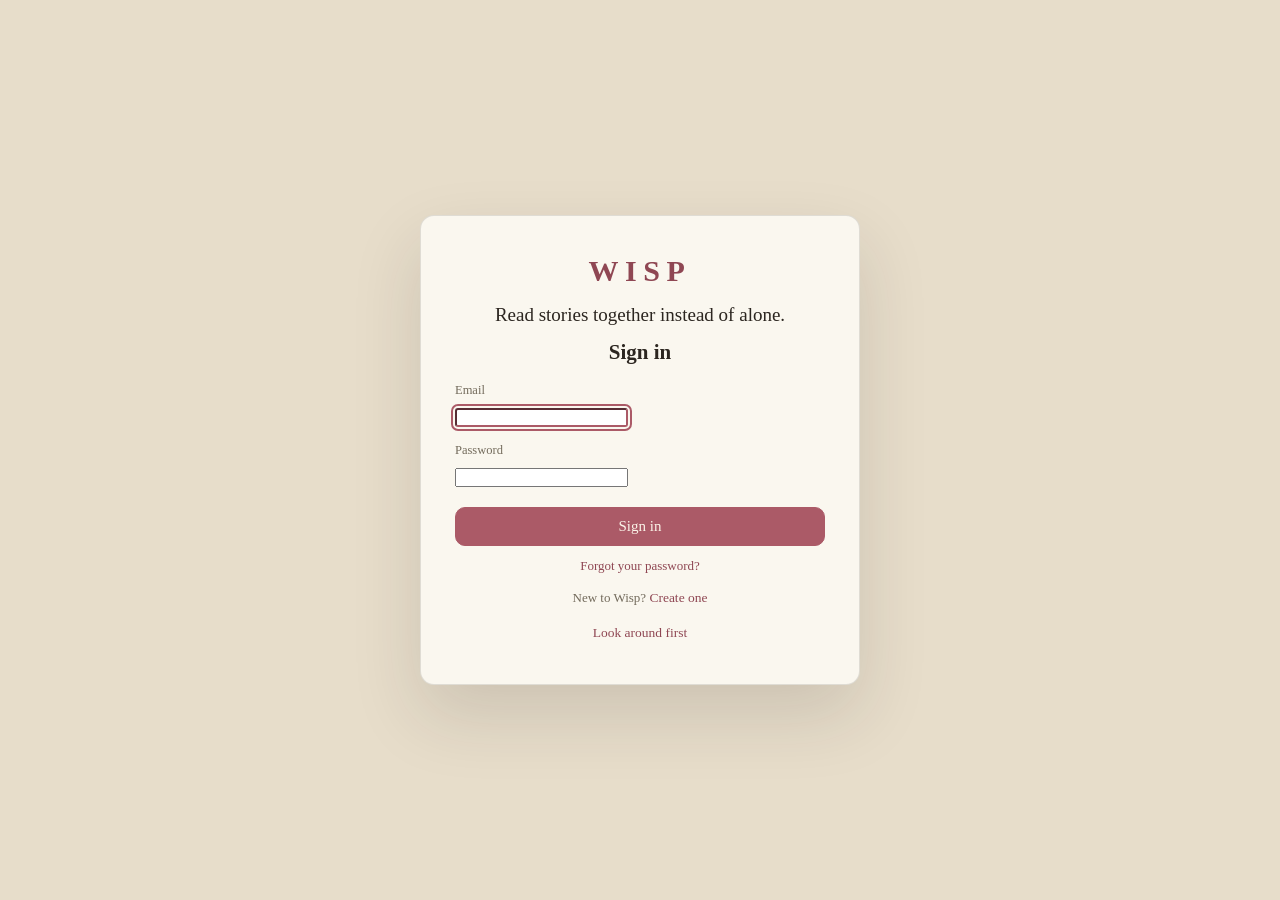
<file: index.html>
<!DOCTYPE html>
<html lang="en" data-theme="cream">
<head>
  <meta charset="utf-8">
  <meta name="viewport" content="width=device-width, initial-scale=1, viewport-fit=cover">
  <!-- Content security policy: scripts only from this site; styles from here and
       Google Fonts; network calls only to Supabase; embeds stay https and are
       further allowlisted and sandboxed in code; the spellcheck worker runs from
       a blob. (The one-file build strips this tag: file:// needs its own rules.) -->
  <meta http-equiv="Content-Security-Policy" content="default-src 'self'; script-src 'self'; style-src 'self' 'unsafe-inline' https://fonts.googleapis.com; font-src 'self' https://fonts.gstatic.com data:; img-src 'self' https: data: blob:; media-src https: blob:; frame-src https:; connect-src 'self' https://*.supabase.co wss://*.supabase.co https://fonts.googleapis.com https://fonts.gstatic.com; worker-src 'self' blob:; object-src 'none'; base-uri 'self'; form-action 'self'">
  <meta name="referrer" content="strict-origin-when-cross-origin">
  <meta name="description" content="Wisp: read stories together instead of alone. Talk line by line, follow the writers you love, keep control of what you see, and never meet an ad.">
  <meta name="theme-color" content="#f4efe4">
  <!-- Filled with the deploy's version by the Pages workflow; open tabs
       compare it against version.json to notice a newer deploy. -->
  <meta name="wisp-rev" content="__WISP_REV__">
  <title>Wisp</title>

  <link rel="preconnect" href="https://fonts.googleapis.com">
  <link rel="preconnect" href="https://fonts.gstatic.com" crossorigin>
  <link href="https://fonts.googleapis.com/css2?family=Playfair+Display:ital,wght@0,400..700;1,400..600&family=Newsreader:ital,opsz,wght@0,6..72,300..600;1,6..72,300..500&family=Inter:wght@400;500;600&family=Cormorant+Garamond:ital,wght@0,400;0,600;1,400&family=EB+Garamond:ital,wght@0,400;0,600;1,400&family=Lora:ital,wght@0,400;0,600;1,400&family=Crimson+Pro:ital,wght@0,400;0,600;1,400&family=Merriweather:ital,wght@0,400;0,700;1,400&display=swap" rel="stylesheet">

  <link rel="stylesheet" href="assets/css/wisp.css">
  <link rel="icon" href="data:image/svg+xml,%3Csvg xmlns='http://www.w3.org/2000/svg' viewBox='0 0 32 32'%3E%3Crect width='32' height='32' rx='7' fill='%23f4efe4'/%3E%3Ctext x='16' y='22' text-anchor='middle' font-family='Georgia,serif' font-size='18' font-weight='600' fill='%23ab5a67'%3EW%3C/text%3E%3C/svg%3E">
</head>
<body>
<a class="skip-link" href="#main">Skip to content</a>

<!-- Icon sprite ---------------------------------------------------------- -->
<svg width="0" height="0" style="position:absolute" aria-hidden="true"><defs>
  <symbol id="i-heart" viewBox="0 0 24 24"><path fill="currentColor" d="M12 21s-7.5-4.6-10-9.2C.6 8.9 2 5.4 5.2 5.05 7.2 4.85 9 6 12 9c3-3 4.8-4.15 6.8-3.95C22 5.4 23.4 8.9 22 11.8 19.5 16.4 12 21 12 21z"></path></symbol>
  <symbol id="i-comment" viewBox="0 0 24 24"><path fill="none" stroke="currentColor" stroke-width="1.7" stroke-linejoin="round" d="M21 11.4a7.5 7.5 0 0 1-10.9 6.7L4 19.4l1.35-4.8A7.5 7.5 0 1 1 21 11.4z"></path></symbol>
  <symbol id="i-eye" viewBox="0 0 24 24"><path fill="none" stroke="currentColor" stroke-width="1.7" d="M1.6 12S5.6 5.6 12 5.6 22.4 12 22.4 12 18.4 18.4 12 18.4 1.6 12 1.6 12z"></path><circle cx="12" cy="12" r="2.7" fill="currentColor"></circle></symbol>
  <symbol id="i-clock" viewBox="0 0 24 24"><circle cx="12" cy="12" r="8.4" fill="none" stroke="currentColor" stroke-width="1.7"></circle><path d="M12 7.4v4.8l3.2 1.9" fill="none" stroke="currentColor" stroke-width="1.7" stroke-linecap="round"></path></symbol>
  <symbol id="i-lock" viewBox="0 0 24 24"><rect x="5" y="10.4" width="14" height="9.6" rx="2.2" fill="currentColor"></rect><path d="M8 10.4V7.9a4 4 0 0 1 8 0v2.5" fill="none" stroke="currentColor" stroke-width="1.8"></path></symbol>
  <symbol id="i-unlock" viewBox="0 0 24 24"><rect x="5" y="10.4" width="14" height="9.6" rx="2.2" fill="currentColor"></rect><path d="M8 10.4V7.9a4 4 0 0 1 7.7-1.5" fill="none" stroke="currentColor" stroke-width="1.8"></path></symbol>
  <symbol id="i-search" viewBox="0 0 24 24"><circle cx="11" cy="11" r="6.4" fill="none" stroke="currentColor" stroke-width="1.7"></circle><path d="M15.8 15.8 21 21" stroke="currentColor" stroke-width="1.7" stroke-linecap="round"></path></symbol>
  <symbol id="i-gear" viewBox="0 0 24 24"><path fill="currentColor" fill-rule="evenodd" clip-rule="evenodd" d="M19.14 12.94c.04-.31.06-.63.06-.94s-.02-.63-.06-.94l2.03-1.58a.5.5 0 0 0 .12-.64l-1.92-3.32a.5.5 0 0 0-.61-.22l-2.39.96a7 7 0 0 0-1.62-.94l-.36-2.54a.5.5 0 0 0-.5-.43h-3.84a.5.5 0 0 0-.5.43l-.36 2.54c-.59.24-1.13.56-1.62.94l-2.39-.96a.5.5 0 0 0-.61.22L2.65 8.8a.5.5 0 0 0 .12.64l2.03 1.58c-.04.31-.06.63-.06.94s.02.63.06.94l-2.03 1.58a.5.5 0 0 0-.12.64l1.92 3.32c.13.24.42.34.67.22l2.39-.96c.49.38 1.03.7 1.62.94l.36 2.54c.05.25.26.43.5.43h3.84c.24 0 .45-.18.5-.43l.36-2.54c.59-.24 1.13-.56 1.62-.94l2.39.96c.25.12.54.02.67-.22l1.92-3.32a.5.5 0 0 0-.12-.64l-2.03-1.58zM12 15.5A3.5 3.5 0 1 1 12 8.5a3.5 3.5 0 0 1 0 7z"></path></symbol>
  <symbol id="i-bell" viewBox="0 0 24 24"><path fill="none" stroke="currentColor" stroke-width="1.3" stroke-linecap="round" stroke-linejoin="round" d="M4.95 18h14.1a.7.7 0 0 0 .53-1.16l-1.75-2.03a1.6 1.6 0 0 1-.38-1.04V10.2a5.45 5.45 0 0 0-10.9 0v3.57c0 .38-.13.74-.38 1.04L4.42 16.84a.7.7 0 0 0 .53 1.16z"></path><path fill="none" stroke="currentColor" stroke-width="1.3" stroke-linecap="round" d="M9.5 18a2.5 2.5 0 0 0 5 0"></path><path fill="none" stroke="currentColor" stroke-width="1.25" d="M10.45 4.75a1.8 1.8 0 1 1 3.1 0"></path></symbol>
  <symbol id="i-plus" viewBox="0 0 24 24"><path stroke="currentColor" stroke-width="1.7" stroke-linecap="round" d="M12 5v14M5 12h14"></path></symbol>
  <symbol id="i-chev" viewBox="0 0 24 24"><path fill="none" stroke="currentColor" stroke-width="1.8" stroke-linecap="round" stroke-linejoin="round" d="m9 6 6 6-6 6"></path></symbol>
  <symbol id="i-reply" viewBox="0 0 24 24"><path fill="none" stroke="currentColor" stroke-width="1.7" stroke-linecap="round" stroke-linejoin="round" d="M9 7 4 12l5 5M4 12h9a7 7 0 0 1 7 7"></path></symbol>
  <symbol id="i-book" viewBox="0 0 24 24"><path fill="none" stroke="currentColor" stroke-width="1.6" stroke-linejoin="round" d="M12 6C10 4.5 7 4 4 4.5v14C7 18 10 18.5 12 20c2-1.5 5-2 8-1.5v-14C17 4 14 4.5 12 6z"></path><path fill="none" stroke="currentColor" stroke-width="1.6" d="M12 6v14"></path></symbol>
  <symbol id="i-user" viewBox="0 0 24 24"><circle cx="12" cy="8.5" r="3.6" fill="none" stroke="currentColor" stroke-width="1.6"></circle><path fill="none" stroke="currentColor" stroke-width="1.6" stroke-linecap="round" d="M5.5 19.5a6.5 6.5 0 0 1 13 0"></path></symbol>
  <symbol id="i-tag" viewBox="0 0 24 24"><path fill="none" stroke="currentColor" stroke-width="1.6" stroke-linejoin="round" d="M4 4h7l9 9-7 7-9-9z"></path><circle cx="8" cy="8" r="1.4" fill="currentColor"></circle></symbol>
  <symbol id="i-bookmark" viewBox="0 0 24 24"><path fill="none" stroke="currentColor" stroke-width="1.7" stroke-linejoin="round" d="M6 4h12v16l-6-4-6 4z"></path></symbol>
  <symbol id="i-menu" viewBox="0 0 24 24"><path stroke="currentColor" stroke-width="1.8" stroke-linecap="round" d="M4 7h16M4 12h16M4 17h16"></path></symbol>
  <symbol id="i-play" viewBox="0 0 24 24"><path fill="currentColor" d="M8 5v14l11-7z"></path></symbol>
  <symbol id="i-minus" viewBox="0 0 24 24"><path stroke="currentColor" stroke-width="1.8" stroke-linecap="round" d="M5 12h14"></path></symbol>
  <symbol id="i-check" viewBox="0 0 24 24"><path fill="none" stroke="currentColor" stroke-width="2" stroke-linecap="round" stroke-linejoin="round" d="m5 12 4.5 4.5L19 7"></path></symbol>
  <symbol id="i-edit" viewBox="0 0 24 24"><path fill="none" stroke="currentColor" stroke-width="1.6" stroke-linejoin="round" d="M4 20h4L18.5 9.5a2.1 2.1 0 0 0-3-3L5 17v3z"></path></symbol>
  <symbol id="i-flag" viewBox="0 0 24 24"><path fill="none" stroke="currentColor" stroke-width="1.6" stroke-linejoin="round" d="M5 21V4h11l-2 4 2 4H5"></path></symbol>
  <symbol id="i-download" viewBox="0 0 24 24"><path fill="none" stroke="currentColor" stroke-width="1.7" stroke-linecap="round" stroke-linejoin="round" d="M12 4v11m0 0 4-4m-4 4-4-4M5 20h14"></path></symbol>
  <symbol id="i-more" viewBox="0 0 24 24"><circle cx="12" cy="5" r="1.7" fill="currentColor"></circle><circle cx="12" cy="12" r="1.7" fill="currentColor"></circle><circle cx="12" cy="19" r="1.7" fill="currentColor"></circle></symbol>
  <symbol id="i-share" viewBox="0 0 24 24"><g fill="none" stroke="currentColor" stroke-width="1.7" stroke-linecap="round" stroke-linejoin="round"><circle cx="18" cy="5" r="2.4"></circle><circle cx="6" cy="12" r="2.4"></circle><circle cx="18" cy="19" r="2.4"></circle><path d="m8.1 10.8 7.8-4.6M8.1 13.2l7.8 4.6"></path></g></symbol>
  <symbol id="i-trash" viewBox="0 0 24 24"><path fill="none" stroke="currentColor" stroke-width="1.7" stroke-linecap="round" stroke-linejoin="round" d="M9.7 5.4V5a1.55 1.55 0 0 1 1.55-1.55h1.5A1.55 1.55 0 0 1 14.3 5v.4"></path><rect x="4.4" y="5.4" width="15.2" height="2.5" rx="1.15" fill="none" stroke="currentColor" stroke-width="1.7" stroke-linejoin="round"></rect><path fill="none" stroke="currentColor" stroke-width="1.7" stroke-linecap="round" stroke-linejoin="round" d="M6.2 8.2l.9 10a1.85 1.85 0 0 0 1.85 1.7h6.1a1.85 1.85 0 0 0 1.85-1.7l.9-10"></path><path fill="none" stroke="currentColor" stroke-width="1.6" stroke-linecap="round" d="M9.6 10.7l.35 6.3M12 10.7v6.3M14.4 10.7l-.35 6.3"></path></symbol>
  <symbol id="i-plusring" viewBox="0 0 24 24"><circle cx="12" cy="12" r="8.7" fill="none" stroke="currentColor" stroke-width="1.7"></circle><path stroke="currentColor" stroke-width="1.7" stroke-linecap="round" d="M12 7.6v8.8M7.6 12h8.8"></path></symbol>
  <symbol id="i-grip" viewBox="0 0 24 24"><g fill="currentColor"><circle cx="9" cy="6" r="1.5"></circle><circle cx="15" cy="6" r="1.5"></circle><circle cx="9" cy="12" r="1.5"></circle><circle cx="15" cy="12" r="1.5"></circle><circle cx="9" cy="18" r="1.5"></circle><circle cx="15" cy="18" r="1.5"></circle></g></symbol>
  <symbol id="i-mute" viewBox="0 0 24 24"><path fill="none" stroke="currentColor" stroke-width="1.6" stroke-linecap="round" stroke-linejoin="round" d="M11 5 6 9H3v6h3l5 4zM16 9l5 6M21 9l-5 6"></path></symbol>
  <symbol id="i-users" viewBox="0 0 24 24"><circle cx="9" cy="8" r="3.1" fill="none" stroke="currentColor" stroke-width="1.6"></circle><path fill="none" stroke="currentColor" stroke-width="1.6" stroke-linecap="round" d="M3.6 19a5.4 5.4 0 0 1 10.8 0"></path><path fill="none" stroke="currentColor" stroke-width="1.6" stroke-linecap="round" d="M16.2 5.3a3.1 3.1 0 0 1 0 5.9M17.4 19a5.4 5.4 0 0 0-3.1-4.9"></path></symbol>
  <symbol id="i-external" viewBox="0 0 24 24"><path fill="none" stroke="currentColor" stroke-width="1.7" stroke-linecap="round" stroke-linejoin="round" d="M14 5h5v5M19 5l-8 8M17 14v4a2 2 0 0 1-2 2H6a2 2 0 0 1-2-2V9a2 2 0 0 1 2-2h4"></path></symbol>
  <symbol id="i-upload" viewBox="0 0 24 24"><path fill="none" stroke="currentColor" stroke-width="1.7" stroke-linecap="round" stroke-linejoin="round" d="M12 15V4m0 0-4 4m4-4 4 4M5 14v4a2 2 0 0 0 2 2h10a2 2 0 0 0 2-2v-4"></path></symbol>
  <symbol id="i-sparkle" viewBox="0 0 24 24"><path fill="currentColor" d="M12 2l1.7 5.3L19 9l-5.3 1.7L12 16l-1.7-5.3L5 9l5.3-1.7z"></path><path fill="currentColor" d="M18.5 13.5l.8 2.2 2.2.8-2.2.8-.8 2.2-.8-2.2-2.2-.8 2.2-.8z"></path></symbol>
  <symbol id="i-quote" viewBox="0 0 24 24"><path fill="currentColor" d="M7 7c-2.2 0-4 1.8-4 4s1.8 4 4 4c.4 0 .8-.1 1.1-.2C7.5 16.2 6.4 17 5 17v2c3.3 0 6-2.7 6-6V7H7zm10 0c-2.2 0-4 1.8-4 4s1.8 4 4 4c.4 0 .8-.1 1.1-.2C17.5 16.2 16.4 17 15 17v2c3.3 0 6-2.7 6-6V7h-4z"></path></symbol>
  <symbol id="i-globe" viewBox="0 0 24 24"><g fill="none" stroke="currentColor" stroke-width="1.5"><circle cx="12" cy="12" r="9"></circle><line x1="12" y1="3" x2="12" y2="21"></line><line x1="3" y1="12" x2="21" y2="12"></line><ellipse cx="12" cy="12" rx="4.6" ry="9"></ellipse><line x1="4.6" y1="7" x2="19.4" y2="7"></line><line x1="4.6" y1="17" x2="19.4" y2="17"></line></g></symbol>
</defs></svg>

<div id="app">

  <!-- ================= HEADER ================= -->
  <header class="header">
    <div class="header__row">
      <div class="header__lead">
        <button class="hamburger icon-btn" id="menuBtn" title="Menu" aria-label="Open menu"><svg width="20" height="20"><use href="#i-menu"></use></svg></button>
        <button class="link-btn" id="signOutBtn">Sign out</button>
      </div>
      <button class="wordmark" data-nav="home" aria-label="Wisp home">Wisp</button>
      <div class="header__actions">
        <button class="icon-btn" id="notifBtn" title="Notifications" aria-label="Notifications"><svg width="19" height="19"><use href="#i-bell"></use></svg><span class="dot"></span></button>
        <button class="icon-btn" id="themeBtn" title="Settings and theme" aria-label="Settings and theme"><svg width="19" height="19"><use href="#i-gear"></use></svg></button>
        <button class="avatar-btn" data-nav="profile" title="Your profile" aria-label="Your profile">R</button>
      </div>
    </div>
    <div class="header__row header__row--nav">
      <label class="searchbar">
        <svg width="16" height="16" aria-hidden="true"><use href="#i-search"></use></svg>
        <input id="searchInput" type="search" placeholder="Search works, tags, and people" aria-label="Search">
      </label>
      <nav class="nav" aria-label="Primary">
        <button class="nav__item" data-nav="home">Home</button>
        <button class="nav__item" data-nav="write">Writing Station</button>
        <button class="nav__item" data-nav="library">Library</button>
        <button class="nav__item" data-nav="community">Community Space</button>
      </nav>
      <button class="mode-flag" id="safeModeFlag" type="button" title="Safe mode hides explicit works behind an age check. Click to toggle." aria-pressed="true"><span class="pip"></span><span id="safeModeLabel">Safe mode on</span></button>
    </div>
  </header>

  <!-- Pull-to-refresh indicator (shown while pulling down at the top) -->
  <div id="ptr" class="ptr" aria-hidden="true"><span class="ptr__ring"></span></div>

  <!-- ================= BODY: ACTIVITY RAIL + PAGE ================= -->
  <div class="shell-body">

    <!-- LEFT: Activity feed -->
    <aside class="rail rail-left col" id="railLeft" aria-label="Activity feed">
      <div class="rail__head">
        <h2 class="rail__title">Activity</h2>
        <span class="rail__head-actions">
          <button class="btn--link" data-nav="library">See all</button>
          <button class="rail__collapse" data-rail-hide="left" title="Hide activity" aria-label="Hide the activity panel">&lsaquo;</button>
        </span>
      </div>
      <p class="rail__note">Recent activity from the people and works you follow.</p>
      <div id="activityMount"></div>
    </aside>

    <!-- CENTER: routed screens -->
    <main class="center col" id="main" tabindex="-1">
      <section class="screen" data-screen="home" id="screen-home"></section>
      <section class="screen" data-screen="browse" id="screen-browse"></section>
      <section class="screen" data-screen="reading" id="screen-reading"></section>
      <section class="screen" data-screen="work" id="screen-work"></section>
      <section class="screen" data-screen="write" id="screen-write"></section>
      <section class="screen" data-screen="library" id="screen-library"></section>
      <section class="screen" data-screen="community" id="screen-community"></section>
      <section class="screen" data-screen="profile" id="screen-profile"></section>
    </main>

  </div>

  <!-- Reopen handle for the collapsed rail (desktop only, shown when hidden). -->
  <button class="rail-handle rail-handle--left" data-rail-show="left" aria-label="Show the activity panel" title="Show activity">&rsaquo;</button>
</div>

<!-- ================= THEME DRAWER ================= -->
<div class="scrim" id="themeScrim" aria-hidden="true">
  <div class="drawer col" role="dialog" aria-modal="true" aria-label="Theme and settings">
    <div class="drawer__head">
      <h2>Theme</h2>
      <button class="drawer__close" id="themeClose" aria-label="Close">&times;</button>
    </div>
    <p id="syncStatusNote" style="font-size:14px;line-height:1.6;color:var(--ink2);margin:0">These settings sync across your devices and only change your own view.</p>

    <h3>Preset looks</h3>
    <div class="swatches" id="presetSwatches"></div>

    <h3>Accent</h3>
    <div class="accent-row" id="accentRow"></div>

    <h3>Reading size</h3>
    <div class="slider-row">
      <span class="muted" style="font-size:13px">A</span>
      <input type="range" id="sizeSlider" min="15" max="26" step="1" value="19" aria-label="Reading text size">
      <span class="val" id="sizeVal">19px</span>
    </div>

    <h3>Reading width</h3>
    <div class="slider-row">
      <input type="range" id="measureSlider" min="52" max="86" step="2" value="66" aria-label="Reading column width">
      <span class="val" id="measureVal">66ch</span>
    </div>

    <h3 id="faceLabel">Reading face</h3>
    <div class="seg" id="faceSeg" role="group" aria-labelledby="faceLabel">
      <button data-face="humanist" class="is-on" aria-pressed="true">Newsreader</button>
      <button data-face="grotesk" aria-pressed="false">Inter</button>
    </div>

    <h3>Typography</h3>
    <p style="font-size:12.5px;color:var(--ink2);margin:-4px 0 10px;line-height:1.55">Set the font, size, and colour for each kind of text. This changes only your own reading view.</p>
    <div id="typographyPanel"></div>
    <button class="btn btn--quiet btn--full" id="resetTypography" style="margin-top:12px">Reset typography to defaults</button>

    <h3>Content</h3>
    <div class="opt-row"><span id="lbl-safe">Safe mode: age-check explicit works</span><label class="switch"><input type="checkbox" id="optSafe" checked aria-labelledby="lbl-safe"><span class="track"></span><span class="knob"></span></label></div>

    <h3>Comfort and access</h3>
    <div class="opt-row"><span id="lbl-dyslexia">Dyslexia-friendly font</span><label class="switch"><input type="checkbox" id="optDyslexia" aria-labelledby="lbl-dyslexia"><span class="track"></span><span class="knob"></span></label></div>
    <div class="opt-row"><span id="lbl-motion">Reduce motion</span><label class="switch"><input type="checkbox" id="optMotion" aria-labelledby="lbl-motion"><span class="track"></span><span class="knob"></span></label></div>
    <div class="opt-row"><span id="lbl-sound">Celebration sounds</span><label class="switch"><input type="checkbox" id="optSound" aria-labelledby="lbl-sound"><span class="track"></span><span class="knob"></span></label></div>
    <div class="opt-row"><span id="lbl-justify">Justify and hyphenate prose</span><label class="switch"><input type="checkbox" id="optJustify" aria-labelledby="lbl-justify"><span class="track"></span><span class="knob"></span></label></div>
    <div class="opt-row"><span id="lbl-margins">Show margin comment counts</span><label class="switch"><input type="checkbox" id="optMargins" checked aria-labelledby="lbl-margins"><span class="track"></span><span class="knob"></span></label></div>

    <h3>Muted and blocked</h3>
    <div id="muteBlockSection"></div>

    <h3>Help and support</h3>
    <div class="support-links">
      <a class="support-link" href="https://forms.gle/GWvPX1vrbVfUddYL8" target="_blank" rel="noopener nofollow">
        <span class="support-link__ic"><svg width="17" height="17" aria-hidden="true"><use href="#i-comment"></use></svg></span>
        <span class="support-link__body">
          <span class="support-link__title">Contact the team</span>
          <span class="support-link__sub">Report a work, ask for help, or send feedback</span>
        </span>
        <span class="support-link__go" aria-hidden="true">&#8599;</span>
      </a>
      <a class="support-link" href="https://discord.gg/Mk2BAfBqt" target="_blank" rel="noopener nofollow">
        <span class="support-link__ic"><svg width="17" height="17" aria-hidden="true"><use href="#i-user"></use></svg></span>
        <span class="support-link__body">
          <span class="support-link__title">Join the Discord</span>
          <span class="support-link__sub">Talk with readers and writers, and get support</span>
        </span>
        <span class="support-link__go" aria-hidden="true">&#8599;</span>
      </a>
    </div>

    <button class="btn btn--quiet btn--full" id="resetTheme" style="margin-top:22px">Reset to defaults</button>
    <p class="reset-note">Every setting here changes only your own view, and reset is always one tap away.</p>
  </div>
</div>

<!-- ================= MOBILE NAV SHEET ================= -->
<div class="sheet" id="navSheet" aria-hidden="true">
  <div class="sheet__panel" role="dialog" aria-modal="true" aria-label="Menu">
    <div class="wordmark" style="justify-self:start;text-align:left;margin-bottom:22px">Wisp</div>
    <label class="searchbar" style="width:100%;margin-bottom:18px">
      <svg width="16" height="16"><use href="#i-search"></use></svg>
      <input id="searchInputMobile" type="search" placeholder="Search Wisp" aria-label="Search" enterkeyhint="search">
    </label>
    <nav class="sheet__nav">
      <button data-nav="home"><svg width="18" height="18"><use href="#i-book"></use></svg>Home</button>
      <button data-nav="browse"><svg width="18" height="18"><use href="#i-search"></use></svg>Browse</button>
      <button data-nav="write"><svg width="18" height="18"><use href="#i-edit"></use></svg>Writing Station</button>
      <button data-nav="library"><svg width="18" height="18"><use href="#i-bookmark"></use></svg>Library</button>
      <button data-nav="community"><svg width="18" height="18"><use href="#i-globe"></use></svg>Community Space</button>
      <button data-nav="profile"><svg width="18" height="18"><use href="#i-user"></use></svg>Your profile</button>
    </nav>
    <div style="height:1px;background:var(--line);margin:14px 0"></div>
    <nav class="sheet__nav" aria-label="Panels">
      <button data-railsheet="activity"><svg width="18" height="18"><use href="#i-bell"></use></svg>Activity</button>
    </nav>
    <div style="height:1px;background:var(--line);margin:14px 0"></div>
    <nav class="sheet__nav" aria-label="Account">
      <button id="signOutBtnMobile"><svg width="18" height="18"><use href="#i-external"></use></svg>Sign out</button>
    </nav>
  </div>
</div>

<!-- ================= RAIL SHEET (mobile Activity) ================= -->
<div class="sheet sheet--right" id="railSheet" aria-hidden="true">
  <div class="sheet__panel col" role="dialog" aria-modal="true" aria-label="Panel">
    <button class="link-btn" data-railclose style="margin-bottom:10px">&lsaquo; Close</button>
    <div id="railSheetBody"></div>
  </div>
</div>

<!-- ================= SHARED MODAL (manage series, confirm, menus) ================= -->
<div class="scrim scrim--center" id="modal" aria-hidden="true">
  <div class="modal-card col" role="dialog" aria-modal="true" aria-label="Dialog" id="modalCard"></div>
</div>

<!-- ================= GATE / INTERSTITIAL MOUNT ================= -->
<div id="gateMount"></div>
<div id="authGate"></div>

<!-- ================= TOAST ================= -->
<div class="toast" id="toast" role="status" aria-live="polite"></div>

<script src="assets/js/config.js"></script>
<script src="assets/js/vendor/supabase.js"></script>
<script src="assets/js/data.js"></script>
<script src="assets/js/db.js"></script>
<script src="assets/js/badges.js"></script>
<script src="assets/js/wisp.js"></script>
</body>
</html>
</file>
<file: assets/css/wisp.css>
/* ============================================================================
   WISP  ·  design system
   Warm, quiet, literary. The word carries the brand; the conversation carries
   the product. Colons and semicolons only. No em dashes, ever.
   ==========================================================================*/

/* ---------------------------------------------------------------------------
   1. Theme tokens
   The default is the warm-cream, serif, muted-rose frontrunner. Every other
   look is a token swap on the root, which is also the accessibility engine.
   ------------------------------------------------------------------------- */
:root,
:root[data-theme="cream"] {
  --paper:      #f4efe4;
  --paper2:     #efe7d9;
  --surface:    #faf7ef;
  --surface2:   #f1eadc;
  --card:       #fbf8f1;
  --ink:        #2c2620;
  --ink2:       #6b6154;
  --ink3:       #736b5c;   /* AA on paper/surface/card (~4.6:1) */
  --line:       rgba(44, 38, 32, .13);
  --line2:      rgba(44, 38, 32, .07);
  --rose:       #ab5a67;
  --rose-ink:   #8f4753;
  --rose-wash:  rgba(171, 90, 103, .10);
  --sage:       #6f7d63;
  --amber:      #b6844a;
  --shell:      #e7ddca;   /* the frame behind the app */
  --shadow:     rgba(44, 38, 32, .07);
  --shadow-lg:  rgba(44, 38, 32, .14);

  --font-display: "Playfair Display", Georgia, "Times New Roman", serif;
  --font-text:    "Newsreader", Georgia, "Times New Roman", serif;
  --font-read:    var(--font-text);

  --radius:   14px;
  --radius-s: 10px;
  --radius-xs: 7px;

  color-scheme: light;
}

/* Sepia: warmer, deeper, for long reading. */
:root[data-theme="sepia"] {
  --paper:      #ecdfc4;
  --paper2:     #e4d5b6;
  --surface:    #f2e7cf;
  --surface2:   #e6d7b7;
  --card:       #f4ecd6;
  --ink:        #4a3b28;
  --ink2:       #7a6647;
  --ink3:       #736345;   /* AA on sepia surfaces */
  --line:       rgba(74, 59, 40, .17);
  --line2:      rgba(74, 59, 40, .09);
  --rose:       #a5545f;
  --rose-ink:   #874049;
  --rose-wash:  rgba(165, 84, 95, .12);
  --sage:       #6c7a52;
  --amber:      #a9743c;
  --shell:      #ddca9f;
  --shadow:     rgba(74, 59, 40, .09);
  --shadow-lg:  rgba(74, 59, 40, .18);
  color-scheme: light;
}

/* Slate: a cool, quiet daylight alternative. */
:root[data-theme="slate"] {
  --paper:      #e8eaee;
  --paper2:     #dfe2e8;
  --surface:    #f1f2f5;
  --surface2:   #e2e5ea;
  --card:       #f6f7f9;
  --ink:        #23262c;
  --ink2:       #575d67;
  --ink3:       #6a707b;   /* AA on slate surfaces */
  --line:       rgba(35, 38, 44, .14);
  --line2:      rgba(35, 38, 44, .07);
  --rose:       #9c5566;
  --rose-ink:   #7f4152;
  --rose-wash:  rgba(156, 85, 102, .12);
  --sage:       #5f7a6c;
  --amber:      #a8793f;
  --shell:      #d3d7de;
  --shadow:     rgba(35, 38, 44, .08);
  --shadow-lg:  rgba(35, 38, 44, .16);
  color-scheme: light;
}

/* Midnight: a soft dark, not a true black. */
:root[data-theme="midnight"] {
  --paper:      #211f26;
  --paper2:     #292731;
  --surface:    #26242d;
  --surface2:   #2f2c38;
  --card:       #2a2833;
  --ink:        #ece7f0;
  --ink2:       #b0a9bd;
  --ink3:       #9791a6;   /* AA on midnight surfaces */
  --line:       rgba(236, 231, 240, .13);
  --line2:      rgba(236, 231, 240, .07);
  --rose:       #d98a99;
  --rose-ink:   #e6a3b0;
  --rose-wash:  rgba(217, 138, 153, .14);
  --sage:       #93a884;
  --amber:      #d0a566;
  --shell:      #17161b;
  --shadow:     rgba(0, 0, 0, .34);
  --shadow-lg:  rgba(0, 0, 0, .5);
  color-scheme: dark;
}

/* OLED: true black, for phones and glare. */
:root[data-theme="oled"] {
  --paper:      #000000;
  --paper2:     #0c0c0e;
  --surface:    #0a0a0c;
  --surface2:   #141416;
  --card:       #0e0e11;
  --ink:        #f1eef4;
  --ink2:       #b4aec0;
  --ink3:       #7c7688;
  --line:       rgba(241, 238, 244, .15);
  --line2:      rgba(241, 238, 244, .08);
  --rose:       #e0919f;
  --rose-ink:   #edaab6;
  --rose-wash:  rgba(224, 145, 159, .16);
  --sage:       #9ab089;
  --amber:      #d8ab6b;
  --shell:      #000000;
  --shadow:     rgba(0, 0, 0, .6);
  --shadow-lg:  rgba(0, 0, 0, .8);
  color-scheme: dark;
}

/* High contrast: an accessibility preset, quiet still. */
:root[data-theme="contrast"] {
  --paper:      #ffffff;
  --paper2:     #f2f2f2;
  --surface:    #ffffff;
  --surface2:   #ededed;
  --card:       #ffffff;
  --ink:        #131313;
  --ink2:       #333333;
  --ink3:       #565656;
  --line:       rgba(0, 0, 0, .5);
  --line2:      rgba(0, 0, 0, .28);
  --rose:       #99303f;
  --rose-ink:   #7c1f2d;
  --rose-wash:  rgba(153, 48, 63, .12);
  --sage:       #3c5a3c;
  --amber:      #8a5a12;
  --shell:      #d8d8d8;
  --shadow:     rgba(0, 0, 0, .18);
  --shadow-lg:  rgba(0, 0, 0, .3);
  color-scheme: light;
}

/* Blush pink: a warm, rosy daylight. */
:root[data-theme="blush"] {
  --paper:#f6ecee; --paper2:#f0e2e4; --surface:#faf1f2; --surface2:#f2e6e8; --card:#fcf5f6;
  --ink:#332428; --ink2:#6e5860; --ink3:#75606a;
  --line:rgba(51,36,40,.13); --line2:rgba(51,36,40,.07);
  --rose:#b0536a; --rose-ink:#914255; --rose-wash:rgba(176,83,106,.10);
  --sage:#7a7d63; --amber:#b6844a; --shell:#ecd9dd;
  --shadow:rgba(51,36,40,.07); --shadow-lg:rgba(51,36,40,.14);
  --font-display:"Playfair Display",Georgia,serif; --font-text:"Newsreader",Georgia,serif; --font-read:var(--font-text);
  --radius:14px; --radius-s:10px; --radius-xs:7px; color-scheme:light;
}
/* Sage green: a soft, leafy daylight. */
:root[data-theme="sage"] {
  --paper:#e9eee4; --paper2:#e0e7d9; --surface:#f1f4ec; --surface2:#e4eadd; --card:#f5f7f0;
  --ink:#262c22; --ink2:#576050; --ink3:#67715d;
  --line:rgba(38,44,34,.14); --line2:rgba(38,44,34,.07);
  --rose:#a05a63; --rose-ink:#82454e; --rose-wash:rgba(160,90,99,.12);
  --sage:#5f7a55; --amber:#a8793f; --shell:#d5dec9;
  --shadow:rgba(38,44,34,.08); --shadow-lg:rgba(38,44,34,.16);
  --font-display:"Playfair Display",Georgia,serif; --font-text:"Newsreader",Georgia,serif; --font-read:var(--font-text);
  --radius:14px; --radius-s:10px; --radius-xs:7px; color-scheme:light;
}
/* Sky blue: a cool, airy daylight. */
:root[data-theme="sky"] {
  --paper:#e6ecf2; --paper2:#dde5ee; --surface:#eff3f8; --surface2:#e0e8f0; --card:#f4f7fb;
  --ink:#212832; --ink2:#525d6b; --ink3:#636f7f;
  --line:rgba(33,40,50,.13); --line2:rgba(33,40,50,.07);
  --rose:#9a5568; --rose-ink:#7d4153; --rose-wash:rgba(154,85,104,.12);
  --sage:#5f7a6c; --amber:#a8793f; --shell:#cfd9e5;
  --shadow:rgba(33,40,50,.08); --shadow-lg:rgba(33,40,50,.16);
  --font-display:"Playfair Display",Georgia,serif; --font-text:"Newsreader",Georgia,serif; --font-read:var(--font-text);
  --radius:14px; --radius-s:10px; --radius-xs:7px; color-scheme:light;
}
/* Soft lavender: a gentle violet daylight. */
:root[data-theme="lavender"] {
  --paper:#ece9f3; --paper2:#e4e0ee; --surface:#f2eff8; --surface2:#e7e2f1; --card:#f6f3fb;
  --ink:#2a2433; --ink2:#5f5870; --ink3:#6d6579;
  --line:rgba(42,36,51,.13); --line2:rgba(42,36,51,.07);
  --rose:#8d5586; --rose-ink:#71446c; --rose-wash:rgba(141,85,134,.12);
  --sage:#5f7a6c; --amber:#a8793f; --shell:#ddd6ea;
  --shadow:rgba(42,36,51,.08); --shadow-lg:rgba(42,36,51,.16);
  --font-display:"Playfair Display",Georgia,serif; --font-text:"Newsreader",Georgia,serif; --font-read:var(--font-text);
  --radius:14px; --radius-s:10px; --radius-xs:7px; color-scheme:light;
}
/* Forest night: a deep green dark. */
:root[data-theme="forest"] {
  --paper:#1a221c; --paper2:#212a23; --surface:#1f2821; --surface2:#28322a; --card:#232d25;
  --ink:#e7efe6; --ink2:#a9b8ab; --ink3:#8fa091;
  --line:rgba(231,239,230,.13); --line2:rgba(231,239,230,.07);
  --rose:#d38a97; --rose-ink:#e2a3ae; --rose-wash:rgba(211,138,151,.14);
  --sage:#8fb488; --amber:#cfa869; --shell:#121813;
  --shadow:rgba(0,0,0,.34); --shadow-lg:rgba(0,0,0,.5); color-scheme:dark;
}
/* Deep ocean: a deep navy dark. */
:root[data-theme="ocean"] {
  --paper:#181d29; --paper2:#1f2533; --surface:#1c2230; --surface2:#252c3c; --card:#212838;
  --ink:#e6eaf2; --ink2:#a6afc2; --ink3:#8b95ab;
  --line:rgba(230,234,242,.13); --line2:rgba(230,234,242,.07);
  --rose:#d98a99; --rose-ink:#e6a3b0; --rose-wash:rgba(217,138,153,.14);
  --sage:#8fb0b4; --amber:#cfa869; --shell:#10131c;
  --shadow:rgba(0,0,0,.36); --shadow-lg:rgba(0,0,0,.52); color-scheme:dark;
}

/* --- Winter blues -------------------------------------------------------- */
/* Winter frost: a pale, icy daylight. */
:root[data-theme="frost"] {
  --paper:#e9eef4; --paper2:#dfe7f0; --surface:#f2f5fa; --surface2:#e4ebf3; --card:#f6f9fc;
  --ink:#1f2630; --ink2:#545e6c; --ink3:#64707f;
  --line:rgba(31,38,48,.13); --line2:rgba(31,38,48,.07);
  --rose:#4f77a3; --rose-ink:#3c6089; --rose-wash:rgba(79,119,163,.12);
  --sage:#5f7a6c; --amber:#a8793f; --shell:#cdd8e6;
  --shadow:rgba(31,38,48,.08); --shadow-lg:rgba(31,38,48,.16); color-scheme:light;
}
/* Glacier: a cool blue-grey with a teal accent. */
:root[data-theme="glacier"] {
  --paper:#dfe6ec; --paper2:#d5dee6; --surface:#e9eff4; --surface2:#dae3ea; --card:#eef3f7;
  --ink:#22292f; --ink2:#556069; --ink3:#657079;
  --line:rgba(34,41,47,.14); --line2:rgba(34,41,47,.07);
  --rose:#4d8a93; --rose-ink:#3a6d75; --rose-wash:rgba(77,138,147,.12);
  --sage:#5f7a70; --amber:#a8793f; --shell:#c8d3dc;
  --shadow:rgba(34,41,47,.08); --shadow-lg:rgba(34,41,47,.16); color-scheme:light;
}
/* Snowfall: a soft white with a frosted periwinkle. */
:root[data-theme="snowfall"] {
  --paper:#eef1f5; --paper2:#e5eaf0; --surface:#f6f8fb; --surface2:#e9edf3; --card:#fafbfd;
  --ink:#262b33; --ink2:#5b636e; --ink3:#6c7480;
  --line:rgba(38,43,51,.12); --line2:rgba(38,43,51,.06);
  --rose:#7d78ad; --rose-ink:#625d92; --rose-wash:rgba(125,120,173,.12);
  --sage:#6a7a6c; --amber:#ac7e46; --shell:#d7dde5;
  --shadow:rgba(38,43,51,.07); --shadow-lg:rgba(38,43,51,.14); color-scheme:light;
}

/* --- Garden florals ------------------------------------------------------ */
/* Wildflower meadow: warm cream with a poppy and a leaf-green sage. */
:root[data-theme="meadow"] {
  --paper:#eef0e2; --paper2:#e6e9d6; --surface:#f4f6ea; --surface2:#e9ecdb; --card:#f8f9f0;
  --ink:#2b2e22; --ink2:#5e6350; --ink3:#6d735d;
  --line:rgba(43,46,34,.13); --line2:rgba(43,46,34,.07);
  --rose:#b45c5a; --rose-ink:#954846; --rose-wash:rgba(180,92,90,.11);
  --sage:#6d8a4f; --amber:#b6844a; --shell:#dbdcc4;
  --shadow:rgba(43,46,34,.07); --shadow-lg:rgba(43,46,34,.14); color-scheme:light;
}
/* Peony garden: a soft warm pink daylight. */
:root[data-theme="peony"] {
  --paper:#f4eae8; --paper2:#eddfdc; --surface:#f9f0ee; --surface2:#f0e4e1; --card:#fbf4f2;
  --ink:#332826; --ink2:#6f5d59; --ink3:#786561;
  --line:rgba(51,40,38,.12); --line2:rgba(51,40,38,.06);
  --rose:#b8566b; --rose-ink:#974356; --rose-wash:rgba(184,86,107,.10);
  --sage:#7d7d5f; --amber:#b6844a; --shell:#e8d6d2;
  --shadow:rgba(51,40,38,.07); --shadow-lg:rgba(51,40,38,.14); color-scheme:light;
}
/* Wisteria: a gentle lilac with a violet accent. */
:root[data-theme="wisteria"] {
  --paper:#eae8f2; --paper2:#e1dded; --surface:#f1eff8; --surface2:#e5e1f0; --card:#f5f3fb;
  --ink:#2a2733; --ink2:#5e5870; --ink3:#6c6579;
  --line:rgba(42,39,51,.13); --line2:rgba(42,39,51,.07);
  --rose:#8763a3; --rose-ink:#6c4e85; --rose-wash:rgba(135,99,163,.11);
  --sage:#6b7d78; --amber:#a8793f; --shell:#dbd6e8;
  --shadow:rgba(42,39,51,.08); --shadow-lg:rgba(42,39,51,.16); color-scheme:light;
}

/* --- Autumn and rose garden ---------------------------------------------- */
/* Autumn harvest: warm amber with a burnt-orange rose. */
:root[data-theme="harvest"] {
  --paper:#f1e6d4; --paper2:#ebddc5; --surface:#f6eeda; --surface2:#ece0c8; --card:#f8f1e2;
  --ink:#3a2c1d; --ink2:#75603f; --ink3:#7a6949;
  --line:rgba(58,44,29,.15); --line2:rgba(58,44,29,.08);
  --rose:#b45c3f; --rose-ink:#954730; --rose-wash:rgba(180,92,63,.12);
  --sage:#7d7a45; --amber:#bb7f39; --shell:#e0cba6;
  --shadow:rgba(58,44,29,.08); --shadow-lg:rgba(58,44,29,.16); color-scheme:light;
}
/* Maple: a deeper warm orange-brown. */
:root[data-theme="maple"] {
  --paper:#ecdcc9; --paper2:#e3d0b7; --surface:#f1e4d2; --surface2:#e6d5bd; --card:#f3e9d8;
  --ink:#402c1c; --ink2:#7a5f3e; --ink3:#7b6743;
  --line:rgba(64,44,28,.16); --line2:rgba(64,44,28,.08);
  --rose:#b0503a; --rose-ink:#913e2b; --rose-wash:rgba(176,80,58,.12);
  --sage:#7b7642; --amber:#bb7a34; --shell:#d8bf98;
  --shadow:rgba(64,44,28,.09); --shadow-lg:rgba(64,44,28,.18); color-scheme:light;
}
/* Rose garden: a warm rosy terracotta daylight. */
:root[data-theme="rosegarden"] {
  --paper:#f2e7e0; --paper2:#ebdbd1; --surface:#f8efe9; --surface2:#eee0d8; --card:#faf3ee;
  --ink:#362823; --ink2:#705a51; --ink3:#79635a;
  --line:rgba(54,40,35,.13); --line2:rgba(54,40,35,.07);
  --rose:#b1596a; --rose-ink:#914656; --rose-wash:rgba(177,89,106,.11);
  --sage:#83805f; --amber:#b6844a; --shell:#e4d1c7;
  --shadow:rgba(54,40,35,.07); --shadow-lg:rgba(54,40,35,.14); color-scheme:light;
}

/* --- Pastel fairy tale --------------------------------------------------- */
/* Cotton candy: a pastel pink with a candy accent. */
:root[data-theme="cottoncandy"] {
  --paper:#f3ecf2; --paper2:#ebe0ec; --surface:#f8f1f6; --surface2:#eee4ef; --card:#fbf5fa;
  --ink:#302733; --ink2:#675a6c; --ink3:#6f6376;
  --line:rgba(48,39,51,.12); --line2:rgba(48,39,51,.06);
  --rose:#b45c8f; --rose-ink:#944875; --rose-wash:rgba(180,92,143,.10);
  --sage:#6f7d9a; --amber:#b6844a; --shell:#e6d9e6;
  --shadow:rgba(48,39,51,.07); --shadow-lg:rgba(48,39,51,.14); color-scheme:light;
}
/* Seashell: a pale peach pastel. */
:root[data-theme="seashell"] {
  --paper:#f6ebe3; --paper2:#efdfd4; --surface:#faf1ea; --surface2:#f1e5db; --card:#fcf5f0;
  --ink:#342a24; --ink2:#6f5e52; --ink3:#79665a;
  --line:rgba(52,42,36,.12); --line2:rgba(52,42,36,.06);
  --rose:#bd6551; --rose-ink:#9c5040; --rose-wash:rgba(189,101,81,.11);
  --sage:#7f7d5c; --amber:#b6844a; --shell:#ead6c8;
  --shadow:rgba(52,42,36,.07); --shadow-lg:rgba(52,42,36,.14); color-scheme:light;
}
/* Fresh mint: a pale mint pastel with a green accent. */
:root[data-theme="mint"] {
  --paper:#e6f0ea; --paper2:#dbe8e0; --surface:#eff6f2; --surface2:#e0ece5; --card:#f4f9f6;
  --ink:#24302a; --ink2:#556358; --ink3:#647466;
  --line:rgba(36,48,42,.13); --line2:rgba(36,48,42,.07);
  --rose:#4f9d84; --rose-ink:#3d7d68; --rose-wash:rgba(79,157,132,.12);
  --sage:#5f8a6f; --amber:#a8793f; --shell:#cbe0d4;
  --shadow:rgba(36,48,42,.07); --shadow-lg:rgba(36,48,42,.14); color-scheme:light;
}
/* Periwinkle: a soft blue-lilac pastel. */
:root[data-theme="periwinkle"] {
  --paper:#e9ebf6; --paper2:#dfe2f0; --surface:#f1f2fa; --surface2:#e3e6f2; --card:#f5f6fc;
  --ink:#26283a; --ink2:#575b73; --ink3:#666a82;
  --line:rgba(38,40,58,.13); --line2:rgba(38,40,58,.07);
  --rose:#6a6fc0; --rose-ink:#5257a0; --rose-wash:rgba(106,111,192,.12);
  --sage:#6480a0; --amber:#a8793f; --shell:#d5d9ec;
  --shadow:rgba(38,40,58,.08); --shadow-lg:rgba(38,40,58,.16); color-scheme:light;
}
/* Buttercream: a pale warm-yellow daylight. */
:root[data-theme="buttercream"] {
  --paper:#f4eed6; --paper2:#ece4c4; --surface:#f8f3df; --surface2:#ede6cb; --card:#faf6e8;
  --ink:#35301d; --ink2:#6f6741; --ink3:#756c46;
  --line:rgba(53,48,29,.14); --line2:rgba(53,48,29,.07);
  --rose:#b06a4f; --rose-ink:#925339; --rose-wash:rgba(176,106,79,.11);
  --sage:#7f7d45; --amber:#b58436; --shell:#e3d7ad;
  --shadow:rgba(53,48,29,.07); --shadow-lg:rgba(53,48,29,.14); color-scheme:light;
}
/* Lavender dusk: a soft lilac dark. */
:root[data-theme="dusk"] {
  --paper:#221f2b; --paper2:#2a2634; --surface:#272330; --surface2:#302b3b; --card:#2b2736;
  --ink:#ece7f2; --ink2:#b3aac0; --ink3:#988fa8;
  --line:rgba(236,231,242,.13); --line2:rgba(236,231,242,.07);
  --rose:#cf8ab4; --rose-ink:#dda3c5; --rose-wash:rgba(207,138,180,.15);
  --sage:#97a6c0; --amber:#cfa869; --shell:#17151d;
  --shadow:rgba(0,0,0,.36); --shadow-lg:rgba(0,0,0,.52); color-scheme:dark;
}

/* Accent override: readers may repaint the rose without leaving their theme. */
:root[data-accent="plum"]   { --rose:#7d5a86; --rose-ink:#654a70; --rose-wash:rgba(125,90,134,.12); }
:root[data-accent="sea"]    { --rose:#4f8079; --rose-ink:#3d655f; --rose-wash:rgba(79,128,121,.12); }
:root[data-accent="ember"]  { --rose:#b1673f; --rose-ink:#925034; --rose-wash:rgba(177,103,63,.12); }
:root[data-accent="indigo"] { --rose:#5f6bb0; --rose-ink:#4b5591; --rose-wash:rgba(95,107,176,.12); }

/* Reading face override. */
:root[data-readface="humanist"] { --font-read:"Newsreader", Georgia, serif; }
:root[data-readface="grotesk"]  { --font-read:"Inter", system-ui, sans-serif; }
:root[data-readface="mono"]     { --font-read:"Newsreader", Georgia, serif; }
:root[data-dyslexia="on"]       { --font-read:"Comic Sans MS", "Trebuchet MS", sans-serif; letter-spacing:.01em; }

/* ---------------------------------------------------------------------------
   2. Reset and base
   ------------------------------------------------------------------------- */
* { margin: 0; padding: 0; box-sizing: border-box; }

html, body { height: 100%; }

body {
  background: var(--shell);
  color: var(--ink);
  font-family: var(--font-text);
  font-size: 16px;
  line-height: 1.5;
  -webkit-font-smoothing: antialiased;
  text-rendering: optimizeLegibility;
}

a { color: var(--rose-ink); text-decoration: none; }
a:hover { color: var(--rose); }

button { font-family: inherit; color: inherit; }

img { max-width: 100%; display: block; }

::selection { background: var(--rose-wash); }

:focus-visible {
  outline: 2px solid var(--rose);
  outline-offset: 2px;
  border-radius: 3px;
}

/* Quiet scrollbars on the scrolling columns. */
.col { scrollbar-width: thin; scrollbar-color: color-mix(in srgb, var(--ink) 18%, transparent) transparent; }
.col::-webkit-scrollbar { width: 9px; height: 9px; }
.col::-webkit-scrollbar-thumb {
  background: color-mix(in srgb, var(--ink) 16%, transparent);
  border-radius: 9px;
  border: 3px solid transparent;
  background-clip: padding-box;
}
.col::-webkit-scrollbar-thumb:hover { background: color-mix(in srgb, var(--ink) 28%, transparent); }

/* Accessible visually-hidden helper and skip link. */
.vh {
  position: absolute; width: 1px; height: 1px; padding: 0; margin: -1px;
  overflow: hidden; clip: rect(0 0 0 0); white-space: nowrap; border: 0;
}
.skip-link {
  position: fixed; top: -60px; left: 12px; z-index: 100;
  background: var(--rose); color: #fff; padding: 10px 16px; border-radius: 8px;
  transition: top .16s ease;
}
.skip-link:focus { top: 12px; color: #fff; }

/* ---------------------------------------------------------------------------
   3. Type scale helpers
   ------------------------------------------------------------------------- */
.display { font-family: var(--font-display); font-weight: 600; line-height: 1.15; color: var(--ink); }
.eyebrow {
  font: 500 10.5px/1 var(--font-text);
  letter-spacing: .2em; text-transform: uppercase; color: var(--ink3);
}
.eyebrow.rose { color: var(--rose); }
.muted { color: var(--ink3); }
.soft  { color: var(--ink2); }

/* ---------------------------------------------------------------------------
   4. App shell  ·  header + three columns
   ------------------------------------------------------------------------- */
#app {
  height: 100vh; height: 100dvh;
  display: flex; flex-direction: column;
  background: var(--paper);
  overflow: hidden;
}

.header {
  flex: none;
  background: var(--surface);
  border-bottom: 1px solid var(--line);
  z-index: 20;
}
.header__row {
  display: grid; grid-template-columns: 1fr auto 1fr;
  align-items: center; gap: 16px; padding: 11px 26px;
}
.header__row--nav { padding: 0 26px 12px; }

.wordmark {
  justify-self: center;
  font-family: var(--font-display); font-weight: 500;
  font-size: 21px; letter-spacing: .34em; text-transform: uppercase;
  color: var(--rose); text-indent: .34em; user-select: none;
  background: none; border: 0; cursor: pointer;
}

.link-btn {
  display: inline-flex; align-items: center; gap: 7px;
  background: none; border: 0; cursor: pointer;
  font: 14px var(--font-text); color: var(--ink3);
  padding: 6px 8px; border-radius: 8px; transition: background .14s, color .14s;
}
.link-btn:hover { color: var(--ink2); background: var(--paper2); }

.icon-btn {
  position: relative; width: 36px; height: 36px; border-radius: 9px;
  border: 0; background: none; cursor: pointer; color: var(--ink2);
  display: flex; align-items: center; justify-content: center;
  transition: background .14s, color .14s;
}
.icon-btn:hover { background: var(--paper2); color: var(--ink); }
.icon-btn .dot {
  position: absolute; top: 7px; right: 8px; width: 6px; height: 6px;
  border-radius: 50%; background: var(--rose);
  display: none;
}
#notifBtn.has-unread .dot { display: block; }

.avatar-btn {
  width: 34px; height: 34px; margin-left: 4px; border-radius: 50%;
  border: 1px solid var(--line); background: var(--rose); color: #fbf3e8;
  cursor: pointer; font: 600 16px var(--font-display);
  display: flex; align-items: center; justify-content: center;
}

.searchbar {
  justify-self: start; display: flex; align-items: center; gap: 9px;
  width: 340px; max-width: 100%;
  background: var(--paper); border: 1px solid var(--line);
  border-radius: var(--radius-s); padding: 8px 12px; color: var(--ink3);
  transition: border-color .14s, box-shadow .14s;
}
.searchbar:focus-within { border-color: var(--rose); box-shadow: 0 0 0 3px var(--rose-wash); }
.searchbar input {
  border: 0; outline: none; background: none; width: 100%;
  font: 14.5px var(--font-text); color: var(--ink);
}
.searchbar input::placeholder { color: var(--ink3); }

.nav { justify-self: center; display: flex; gap: 30px; }
.nav__item {
  position: relative; background: none; border: 0; cursor: pointer;
  font: 15.5px var(--font-text); color: var(--ink2); padding: 4px 1px;
  transition: color .14s;
}
.nav__item:hover { color: var(--rose-ink); }
.nav__item.is-active { color: var(--ink); }
.nav__item.is-active::after {
  content: ""; position: absolute; left: -3px; right: -3px; bottom: -7px;
  height: 2px; background: var(--rose); border-radius: 2px;
}

.mode-flag {
  justify-self: end; display: flex; align-items: center; gap: 7px;
  color: var(--ink3); font-size: 13.5px;
  background: none; border: 1px solid transparent; border-radius: 999px; padding: 4px 10px;
  font-family: inherit; cursor: pointer;
}
.mode-flag:hover { border-color: var(--line); color: var(--ink2); }
.mode-flag .pip { width: 7px; height: 7px; border-radius: 50%; background: var(--sage); }
.mode-flag--off .pip { background: var(--ink3); }

.header__actions { justify-self: end; display: flex; align-items: center; gap: 6px; }
.header__lead    { justify-self: start; }

.hamburger { display: none; }

/* Body: the activity rail and the page. */
.shell-body { flex: 1; min-height: 0; display: flex; }

.rail {
  flex: none; overflow-y: auto;
  padding: 22px 20px 44px;
}
.rail-left  { width: 272px; border-right: 1px solid var(--line); }

.center {
  flex: 1; min-width: 0; overflow-y: auto; overflow-x: hidden;
  background: var(--paper); position: relative;
}
.page { max-width: 860px; margin: 0 auto; padding: 28px 40px 72px; }
.page--wide { max-width: 1080px; }

/* ---------------------------------------------------------------------------
   5. Activity rail (left)
   ------------------------------------------------------------------------- */
.rail__head {
  display: flex; align-items: baseline; justify-content: space-between;
  margin-bottom: 4px;
}
.rail__title { font: 600 17px var(--font-display); color: var(--ink); }
.rail__note  { margin: 0 0 18px; font-size: 12.5px; color: var(--ink3); letter-spacing: .02em; }
.rail__head-actions { display: inline-flex; align-items: center; gap: 10px; }
/* Collapse a rail to reclaim the width for the page. */
.rail__collapse {
  display: inline-flex; align-items: center; justify-content: center; width: 24px; height: 24px;
  border: 1px solid var(--line); border-radius: 7px; background: var(--card); color: var(--ink3);
  font-size: 15px; line-height: 1; cursor: pointer; padding: 0; transition: background .14s, color .14s, border-color .14s;
}
.rail__collapse:hover { background: var(--paper2); color: var(--rose-ink); border-color: var(--rose); }
/* When a rail is hidden the center (flex:1) simply takes the freed space. */
body.hide-rail-left  #railLeft  { display: none; }
/* A slim tab on the screen edge brings a hidden rail back. Only meaningful at the
   widths where that rail is shown at all, so it never appears on mobile. */
.rail-handle {
  position: fixed; top: 50%; transform: translateY(-50%); z-index: 30; display: none;
  width: 22px; height: 60px; align-items: center; justify-content: center; padding: 0;
  background: var(--surface); border: 1px solid var(--line); color: var(--ink3); cursor: pointer;
  font-size: 16px; line-height: 1; box-shadow: 0 4px 14px var(--shadow);
}
.rail-handle:hover { color: var(--rose-ink); background: var(--paper2); }
.rail-handle--left  { left: 0; border-left: 0; border-radius: 0 10px 10px 0; }
@media (min-width: 1041px) { body.hide-rail-left  .rail-handle--left  { display: inline-flex; } }
.rail__group { font: 500 10.5px/1 var(--font-text); letter-spacing: .2em; text-transform: uppercase; color: var(--ink3); margin: 20px 0 10px; }
.rail__group:first-of-type { margin-top: 6px; }

.act-list { display: flex; flex-direction: column; gap: 2px; }
.act {
  display: flex; gap: 11px; padding: 10px; border-radius: var(--radius-s);
  cursor: pointer; transition: background .14s;
  text-align: left; background: none; border: 0; width: 100%;
}
.act:hover { background: var(--surface); }
.act__icon {
  flex: none; width: 26px; height: 26px; border-radius: 50%; margin-top: 1px;
  display: flex; align-items: center; justify-content: center;
  background: rgba(44, 38, 32, .06); color: var(--ink2);
}
.act__icon.rose { background: var(--rose-wash); color: var(--rose); }
.act__body { font-size: 14px; line-height: 1.4; color: var(--ink2); }
.act__body b { color: var(--ink); font-weight: 600; }
.act__time { font-size: 12px; color: var(--ink3); margin-top: 3px; }
.act--new { position: relative; }
.act--new::before {
  content: ""; position: absolute; left: 2px; top: 50%; transform: translateY(-50%);
  width: 5px; height: 5px; border-radius: 50%; background: var(--rose);
}
.act__body .soft { color: var(--ink3); }

/* ---------------------------------------------------------------------------
   6. Small shared pieces: the dashed add button and compact work rows
   ------------------------------------------------------------------------- */
.btn-add {
  width: 100%; background: none; border: 1px dashed var(--line);
  border-radius: 12px; padding: 13px; color: var(--ink3);
  font: 13.5px var(--font-text); cursor: pointer;
  display: flex; align-items: center; justify-content: center; gap: 8px;
  transition: border-color .14s, color .14s;
}
.btn-add:hover { border-color: var(--rose); color: var(--rose-ink); }

.mini-work { display: flex; gap: 11px; align-items: center; }
.mini-cover {
  flex: none; width: 38px; height: 52px; border-radius: 6px; position: relative;
  overflow: hidden; background: #6d5566;
}
.mini-work__title { display: block; font: 15.5px/1.2 var(--font-display); color: var(--ink); }
.mini-work__by { display: block; font-size: 12.5px; color: var(--ink2); margin-top: 2px; }

/* ---------------------------------------------------------------------------
   7. Buttons
   ------------------------------------------------------------------------- */
.btn {
  display: inline-flex; align-items: center; justify-content: center; gap: 7px;
  font: 15px var(--font-text); cursor: pointer; border-radius: var(--radius-s);
  padding: 10px 18px; border: 1px solid transparent; transition: all .14s;
  white-space: nowrap;
}
.btn--primary { background: var(--rose); color: #fbf3e8; border-color: var(--rose); }
.btn--primary:hover { background: var(--rose-ink); border-color: var(--rose-ink); color: #fff; }
.btn--ghost { background: var(--rose-wash); color: var(--rose-ink); border-color: rgba(171,90,103,.25); }
.btn--ghost:hover { background: var(--rose); color: #fbf3e8; border-color: var(--rose); }
.btn--quiet { background: none; color: var(--ink2); border-color: var(--line); }
.btn--quiet:hover { border-color: var(--rose); color: var(--rose-ink); }
.btn--sm { padding: 7px 13px; font-size: 13.5px; }
.btn--full { width: 100%; }
.btn--link {
  background: none; border: 0; padding: 0; cursor: pointer;
  font: 13.5px var(--font-text); color: var(--rose-ink);
}
.btn--link:hover { color: var(--rose); }
/* The settled on-state for a quiet toggle (subscribed, bookmarked). */
.btn.is-on-quiet { background: var(--rose-wash); color: var(--rose-ink); border-color: rgba(171,90,103,.28); }
.btn.is-on-quiet:hover { border-color: var(--rose); }

/* ---------------------------------------------------------------------------
   8. Chips, tags, rating and warning marks
   ------------------------------------------------------------------------- */
.pill {
  font: 500 10px/1 var(--font-text); letter-spacing: .14em; text-transform: uppercase;
  color: var(--ink3); border: 1px solid var(--line); border-radius: 999px; padding: 4px 8px;
  white-space: nowrap;
}
.tag {
  font: 400 12px/1.3 var(--font-text); color: var(--ink2);
  background: var(--rose-wash); border-radius: 999px; padding: 4px 9px;
  cursor: pointer; transition: background .14s, color .14s; border: 0;
}
.tag:hover { background: var(--rose); color: #fbf3e8; }
.tag--more { color: var(--ink3); padding: 4px 4px; background: none; cursor: pointer; }
.tag-row { display: flex; gap: 6px; flex-wrap: wrap; align-items: center; }

/* Rating square (G/T/M/E) and small chips over covers. */
.rate {
  width: 22px; height: 22px; border-radius: 6px; color: #fff;
  font: 600 11px/1 var(--font-text);
  display: flex; align-items: center; justify-content: center; flex: none;
  /* A constant backing so the mark reads on any cover hue, never hue-on-hue. */
  box-shadow: 0 1px 3px rgba(0,0,0,.4), 0 0 0 1px rgba(0,0,0,.18);
  text-shadow: 0 1px 1px rgba(0,0,0,.25);
}
.rate--g { background: var(--sage); box-shadow: 0 1px 3px rgba(0,0,0,.4), 0 0 0 1px rgba(255,255,255,.55) inset; }
.rate--t { background: #b6844a; }
.rate--m { background: #b5683f; }
.rate--e { background: #a2444f; }

.cover-flag {
  font: 500 9.5px/1 var(--font-text); letter-spacing: .1em; text-transform: uppercase;
  color: #f0d9c6; background: rgba(0,0,0,.32); border-radius: 999px; padding: 5px 8px;
}
/* A quiet marker on works you have already opened. */
.read-badge {
  position: absolute; bottom: 8px; left: 8px; display: inline-flex; align-items: center; gap: 4px;
  font: 500 9.5px/1 var(--font-text); letter-spacing: .08em; text-transform: uppercase;
  color: #f4ede2; background: rgba(0,0,0,.42); border-radius: 999px; padding: 4px 8px;
}
.list-card__cover .read-badge { bottom: 6px; left: 6px; padding: 3px 6px; }

/* Status pip helper. */
.pip { width: 7px; height: 7px; border-radius: 50%; display: inline-block; }
.pip--amber { background: var(--amber); }
.pip--sage  { background: var(--sage); }
.pip--rose  { background: var(--rose); }
.pip--draft { background: var(--ink3); }

/* ---------------------------------------------------------------------------
   9. Section headers
   ------------------------------------------------------------------------- */
.section-head {
  display: flex; align-items: baseline; justify-content: space-between; margin-bottom: 4px; gap: 16px;
}
.section-head h2, .section-head h3 { font: 600 19px var(--font-display); color: var(--ink); }
.section-lead { margin: 0 0 20px; font-size: 13.5px; color: var(--ink3); max-width: 560px; }

/* ---------------------------------------------------------------------------
   10. Home  ·  tabs, continue-reading, work grid
   ------------------------------------------------------------------------- */
.home-tabs {
  display: flex; align-items: center; gap: 26px;
  border-bottom: 1px solid var(--line); padding-bottom: 14px; margin-bottom: 22px;
}
.home-tab {
  position: relative; background: none; border: 0; cursor: pointer;
  font: 600 26px var(--font-display); color: var(--ink3); padding: 2px 1px;
  white-space: nowrap; flex: none; transition: color .14s, opacity .14s;
}
.home-tab:hover { color: var(--ink2); }
.home-tab.is-active { color: var(--ink); }
.home-tab::after {
  content: ""; position: absolute; left: 0; right: 0; bottom: -15px; height: 2px; background: var(--rose);
  transform: scaleX(0); transform-origin: center; transition: transform .22s ease;
}
.home-tab.is-active::after { transform: scaleX(1); }
.home-tabs__meta { margin-left: auto; font-size: 13px; color: var(--ink3); display: flex; align-items: center; gap: 12px; }
.view-toggle { display: inline-flex; border: 1px solid var(--line); border-radius: 8px; overflow: hidden; }
.view-toggle button {
  background: none; border: 0; padding: 5px 10px; cursor: pointer;
  font: 12.5px var(--font-text); color: var(--ink3);
}
.view-toggle button.is-active { background: var(--rose-wash); color: var(--rose-ink); }

.resume {
  display: flex; gap: 16px; align-items: center;
  background: var(--surface); border: 1px solid var(--line); border-radius: var(--radius);
  padding: 14px; margin-bottom: 26px; cursor: pointer; transition: border-color .14s, box-shadow .14s;
  text-align: left; width: 100%;
}
.resume:hover { border-color: var(--rose); box-shadow: 0 6px 22px var(--shadow); }
.resume__cover {
  flex: none; width: 52px; height: 70px; border-radius: var(--radius-xs);
  background: #2c2620; position: relative; overflow: hidden;
}
.resume__body { flex: 1; min-width: 0; }
.resume__title { font: 18px var(--font-display); color: var(--ink); white-space: nowrap; overflow: hidden; text-overflow: ellipsis; }
.progress { display: flex; align-items: center; gap: 10px; margin-top: 8px; }
.progress__track { flex: 1; height: 4px; border-radius: 4px; background: var(--paper2); overflow: hidden; }
.progress__fill { height: 100%; background: var(--rose); }
.progress__label { font-size: 12.5px; color: var(--ink3); white-space: nowrap; }

.work-grid {
  display: grid; grid-template-columns: repeat(auto-fill, minmax(238px, 1fr)); gap: 22px;
}

/* Work card (gallery). */
.card {
  background: var(--card); border: 1px solid var(--line); border-radius: var(--radius);
  overflow: hidden; cursor: pointer; display: flex; flex-direction: column;
  transition: border-color .16s, box-shadow .16s, transform .16s;
  text-align: left; width: 100%;
}
.card:hover { border-color: var(--rose); box-shadow: 0 10px 30px var(--shadow); transform: translateY(-2px); }
/* Book covers use Wattpad's portrait 2:3, so uploaded cover art shows in full
   instead of being cropped to a short strip. The rating now lives in the card
   body, so nothing sits on top of the cover. */
.card__cover { position: relative; width: 100%; aspect-ratio: 2 / 3; overflow: hidden; }
.card__cover .cover-flag { position: absolute; top: 10px; right: 10px; }
/* The rating shown as a small solid pill in the body, colour-coded like before. */
.pill.pill--rate { color: #fff; border-color: transparent; box-shadow: none; font-weight: 700; letter-spacing: .02em; min-width: 20px; text-align: center; font-size: 11px; padding: 1px 7px; align-self: center; }
/* The rating sits right beside the work title. */
.card__titlerow { display: flex; align-items: baseline; gap: 8px; flex-wrap: wrap; }
.card__titlerow .card__title { display: inline; }
.list-card__line { flex-wrap: wrap; }
.ms-title .pill--rate { vertical-align: middle; }
.pill--rate.rate--g { background: var(--sage); }
.pill--rate.rate--t { background: #b6844a; }
.pill--rate.rate--m { background: #b5683f; }
.pill--rate.rate--e { background: #a2444f; }
.card__body { padding: 13px 15px 15px; display: flex; flex-direction: column; gap: 8px; flex: 1; }
.card__title { display: block; font: 600 20px/1.15 var(--font-display); color: var(--ink); }
a.card__title:hover { color: var(--rose-ink); }
.card__by { font-size: 13.5px; color: var(--ink2); }
.card__summary {
  margin: 0; font-size: 14px; line-height: 1.5; color: var(--ink2);
  display: -webkit-box; -webkit-line-clamp: 2; -webkit-box-orient: vertical; overflow: hidden;
}
.card__stats {
  display: flex; flex-wrap: wrap; align-items: center; gap: 9px 13px;
  margin-top: auto; padding-top: 9px; border-top: 1px solid var(--line2);
  color: var(--ink2); font-size: 12.5px;
}
.stat { display: inline-flex; align-items: center; gap: 4px; }
.stat--heart { color: var(--rose); }
.stat--end { margin-left: auto; display: inline-flex; align-items: center; gap: 5px; }

/* List view card. */
/* Compact list row: denser than the gallery card, built for scanning. */
.list-card {
  display: flex; gap: 14px; align-items: center;
  background: var(--card); border: 1px solid var(--line); border-radius: var(--radius-s, 10px);
  padding: 10px 14px; cursor: pointer; transition: border-color .16s, box-shadow .16s; width: 100%; text-align: left;
}
.list-card:hover { border-color: var(--rose); box-shadow: 0 6px 18px var(--shadow); }
.list-card__cover { flex: none; width: 46px; height: 62px; border-radius: 6px; position: relative; overflow: hidden; }
.list-card__cover .rate { position: absolute; top: 4px; left: 4px; width: 18px; height: 18px; }
.list-card__main { flex: 1; min-width: 0; display: flex; flex-direction: column; gap: 3px; }
.list-card__line { display: flex; align-items: baseline; gap: 9px; flex-wrap: wrap; }
.list-card__title { font: 600 17px/1.25 var(--font-display); color: var(--ink); }
a.list-card__title:hover { color: var(--rose-ink); }
.list-card__by { font-size: 13px; color: var(--ink2); }
.list-card__summary { font-size: 13.5px; color: var(--ink2); line-height: 1.5; overflow: hidden; text-overflow: ellipsis;
  display: -webkit-box; -webkit-line-clamp: 1; -webkit-box-orient: vertical; }
.list-card__meta { display: flex; align-items: center; gap: 8px; flex-wrap: wrap; margin-top: 2px; }
.list-card__stats { display: inline-flex; align-items: center; gap: 12px; margin-left: auto; }
.list-card__stats .stat { font-size: 12.5px; color: var(--ink3); }
.pill--sm { font-size: 11px; padding: 1px 8px; }
.stack-list { display: flex; flex-direction: column; gap: 9px; }
@media (max-width: 560px) { .list-card__stats { margin-left: 0; } }

/* Covers stand in for the upload-only cover in the real product: the work's
   colour plus the first meaningful letter of its title, scaled to the cover. */
.cv { position: absolute; inset: 0; overflow: hidden; container-type: size; }
.cv__letter {
  position: absolute; inset: 0; display: flex; align-items: center; justify-content: center;
  font-family: var(--font-display); font-weight: 600; line-height: 1;
  color: rgba(248, 242, 231, .95); user-select: none;
  font-size: 66cqmin;
}

/* Editorial strip. */
.editorial {
  border: 1px solid var(--line); border-radius: var(--radius);
  background: linear-gradient(180deg, var(--surface), var(--card));
  padding: 20px 22px; margin: 30px 0;
}

/* Cold-open bar for logged-out visitors. */
.explainer {
  border: 1px solid var(--line); border-radius: var(--radius); background: var(--surface);
  padding: 18px 22px; margin-bottom: 24px; display: flex; gap: 20px; align-items: center; flex-wrap: wrap;
}
.explainer__steps { display: flex; gap: 22px; flex-wrap: wrap; flex: 1; }
.explainer__step { display: flex; gap: 10px; align-items: flex-start; max-width: 220px; }
.explainer__n {
  flex: none; width: 24px; height: 24px; border-radius: 50%; background: var(--rose-wash); color: var(--rose-ink);
  font: 600 13px var(--font-display); display: flex; align-items: center; justify-content: center;
}

/* ---------------------------------------------------------------------------
   11. Reading page  ·  the soul
   ------------------------------------------------------------------------- */
.reader { position: relative; }
.reader__progress {
  position: sticky; top: 0; height: 4px; background: color-mix(in srgb, var(--rose) 12%, transparent); z-index: 8;
}
.reader__progress > i { display: block; height: 100%; width: 0; background: var(--rose); transition: width .12s linear; }
/* A small live chip riding the progress bar: percent and minutes left. It
   hangs just below the sticky bar (a fixed top corner sat underneath the app
   header, where nobody ever saw it). */
.reader__pct {
  position: absolute; top: 8px; right: 12px; z-index: 9;
  background: var(--surface); color: var(--ink2); border: 1px solid var(--line);
  border-radius: 999px; padding: 2px 9px; font: 600 11.5px var(--font-text);
  font-variant-numeric: tabular-nums; box-shadow: 0 2px 8px var(--shadow); opacity: .92;
}

.reader__wrap {
  max-width: calc(var(--measure, 66) * 1ch + 80px);
  margin: 0 auto; padding: 30px 40px 120px;
  font-size: var(--read-size, 19px);
  transition: max-width .2s ease, font-size .25s ease;
}
.reader__crumbs { font-size: 13px; color: var(--ink3); display: flex; gap: 8px; align-items: center; flex-wrap: wrap; margin-bottom: 18px; }
.reader__title { font: 600 34px/1.15 var(--font-display); color: var(--ink); margin-bottom: 6px; }
.reader__by { color: var(--ink2); font-size: 15px; margin-bottom: 4px; }
.reader__chapter { font: 500 12px/1 var(--font-text); letter-spacing: .18em; text-transform: uppercase; color: var(--rose); margin: 26px 0 4px; }
.reader__chapter-title { font: 600 24px var(--font-display); color: var(--ink); margin-bottom: 20px; }

.note {
  border: 1px solid var(--line); border-left: 3px solid var(--rose); border-radius: var(--radius-s);
  background: var(--surface); padding: 14px 16px; margin: 20px 0; font-size: 15px; line-height: 1.6; color: var(--ink2);
}
.note summary {
  cursor: pointer; list-style: none; font: 500 11px/1 var(--font-text);
  letter-spacing: .16em; text-transform: uppercase; color: var(--rose); user-select: none;
}
.note summary::-webkit-details-marker { display: none; }
.note[open] summary { margin-bottom: 10px; }
.note--content { border-left-color: var(--amber); }
.note--content summary { color: var(--amber); }

/* Prose paragraphs, each a conversation anchor. */
.prose { font-family: var(--font-read); color: var(--ink); }
.prose p, .reader-para {
  position: relative; margin: 0 0 var(--read-gap, 1.15em);
  line-height: var(--read-leading, 1.75);
  /* The A- / A+ steps glide instead of jumping (the paragraphs read their
     size from a variable, so the size change lands on them directly). */
  transition: font-size .25s ease;
}
/* While two fingers are on the page the size must track them exactly. */
.prose.is-pinching, .prose.is-pinching p, .prose.is-pinching .reader-para { transition: none; }
.prose[data-justify="on"] p { text-align: justify; }
.prose[data-hyphen="on"] p  { hyphens: auto; }

/* Rich formatting inside reader prose (Markdown-rendered). */
.prose h2, .prose h3, .prose h4 {
  font-family: var(--font-display); color: var(--ink);
  line-height: 1.25; margin: 1.3em 0 .5em;
}
.prose h2 { font-size: 1.4em; }
.prose h3 { font-size: 1.2em; }
.prose h4 { font-size: 1.05em; }
.prose blockquote {
  margin: 0 0 var(--read-gap, 1.15em); padding: 2px 0 2px 18px;
  border-left: 3px solid var(--rose); color: var(--ink2); font-style: italic;
}
.prose ul, .prose ol { margin: 0 0 var(--read-gap, 1.15em); padding-left: 1.5em; line-height: var(--read-leading, 1.75); }
.prose li { margin: 0 0 .3em; }
.prose hr { border: 0; height: 1px; background: var(--line); margin: 2em auto; width: 60%; }
.prose a { color: var(--rose); text-decoration: underline; text-underline-offset: 2px; }
.prose code {
  font-family: ui-monospace, "SF Mono", Menlo, monospace; font-size: .9em;
  background: var(--paper2); border-radius: 4px; padding: .1em .35em;
}
.prose strong { font-weight: 700; }
.prose em { font-style: italic; }
.prose--preview { max-height: 62vh; overflow-y: auto; }

/* Download picker grid. */
.dl-grid { display: grid; grid-template-columns: 1fr 1fr; gap: 10px; }
.dl-grid .btn { justify-content: flex-start; gap: 8px; }
@media (max-width: 480px) { .dl-grid { grid-template-columns: 1fr; } }

/* Saved searches on Browse. */
.saved-searches { display: flex; align-items: center; flex-wrap: wrap; gap: 8px; margin: 0 0 14px; }
.saved-searches__label { display: inline-flex; align-items: center; gap: 5px; font-size: 12px; color: var(--ink3); text-transform: uppercase; letter-spacing: .04em; }
.saved-searches__label svg { width: 13px; height: 13px; }
.saved-chip { display: inline-flex; align-items: stretch; border: 1px solid var(--line); border-radius: 999px; overflow: hidden; background: var(--surface); }
.saved-chip:hover { border-color: var(--rose); }
.saved-chip__go { border: 0; background: none; color: var(--ink2); font: 13px var(--font-text); padding: 5px 4px 5px 12px; cursor: pointer; max-width: 240px; overflow: hidden; text-overflow: ellipsis; white-space: nowrap; }
.saved-chip__go:hover { color: var(--rose-ink); }
.saved-chip__x { border: 0; background: none; color: var(--ink3); cursor: pointer; padding: 0 9px 0 6px; font-size: 15px; }
.saved-chip__x:hover { color: var(--rose); }

/* Policy pages. */
.legal-body { max-height: 60vh; overflow-y: auto; padding-right: 6px; }
.legal-body h3 { font-family: var(--font-display); font-size: 15px; margin: 18px 0 6px; color: var(--ink); }
.legal-body p { font-size: 14px; line-height: 1.7; color: var(--ink2); margin: 0 0 10px; }
.legal-links { display: flex; flex-wrap: wrap; gap: 16px; }
.legal-links .btn--link { font-size: 13.5px; }

/* Report reason chips. */
.report-reasons { display: flex; flex-wrap: wrap; gap: 8px; }
.report-reason {
  border: 1px solid var(--line); background: var(--surface); color: var(--ink2);
  border-radius: 999px; padding: 7px 14px; font: 13.5px var(--font-text); cursor: pointer;
}
.report-reason:hover { border-color: var(--rose); color: var(--ink); }
.report-reason.is-on { background: var(--rose-wash); border-color: var(--rose); color: var(--rose-ink); }

/* Muted / blocked chips in the settings drawer. */
.mb-group { margin: 2px 0 12px; }
.mb-label { font-size: 12px; color: var(--ink3); margin-bottom: 6px; }
.mb-chips { display: flex; flex-wrap: wrap; gap: 8px; }
.mb-chip {
  display: inline-flex; align-items: center; gap: 6px;
  border: 1px solid var(--line); background: var(--surface); color: var(--ink2);
  border-radius: 999px; padding: 5px 12px; font: 13px var(--font-text); cursor: pointer;
}
.mb-chip:hover { border-color: var(--rose); color: var(--rose-ink); }
.mb-chip span { font-size: 15px; line-height: 1; }

/* Help & support links in the settings drawer. */
.support-links { display: flex; flex-direction: column; gap: 10px; margin: 2px 0 4px; }
.support-link {
  display: flex; align-items: center; gap: 12px; text-decoration: none;
  border: 1px solid var(--line); background: var(--surface);
  border-radius: var(--radius-s); padding: 12px 14px; color: var(--ink);
  transition: border-color .14s, background .14s;
}
.support-link:hover { border-color: var(--rose); background: var(--rose-wash); }
.support-link__ic {
  flex: none; width: 34px; height: 34px; border-radius: 50%;
  display: flex; align-items: center; justify-content: center;
  background: var(--rose-wash); color: var(--rose);
}
.support-link__body { display: flex; flex-direction: column; min-width: 0; flex: 1; }
.support-link__title { font-size: 14.5px; font-weight: 600; color: var(--ink); }
.support-link__sub { font-size: 12.5px; color: var(--ink3); line-height: 1.35; }
.support-link__go { flex: none; color: var(--ink3); font-size: 15px; }
.support-link:hover .support-link__go { color: var(--rose-ink); }

.para { position: relative; }
.para__marker {
  position: absolute; left: -34px; top: .32em; width: 26px;
  display: flex; align-items: center; gap: 3px;
  opacity: 0; transition: opacity .14s; cursor: pointer;
  background: none; border: 0; color: var(--ink3); font-size: 12px;
}
.para:hover .para__marker,
.para.has-thread .para__marker,
.para.is-open .para__marker { opacity: 1; }
.para__marker:hover { color: var(--rose); }
.para__marker svg { width: 15px; height: 15px; }
.para.has-thread .para__marker { color: var(--rose); }
.para__count { font-size: 11px; color: var(--rose); }
body.hide-margins .para__marker { display: none; }

.para.is-open { background: var(--rose-wash); border-radius: 8px; box-shadow: 0 0 0 8px var(--rose-wash); }

/* The inline thread that opens under a line. */
.thread {
  margin: 12px 0 20px; border: 1px solid var(--line); border-radius: var(--radius-s);
  background: var(--surface); padding: 14px 16px; font-family: var(--font-text); font-size: 14.5px;
}
.thread__reactions { display: flex; gap: 6px; flex-wrap: wrap; align-items: center; margin-bottom: 12px; }
.react {
  border: 1px solid var(--line); background: var(--card); border-radius: 999px;
  padding: 3px 9px; cursor: pointer; font-size: 14px; display: inline-flex; gap: 5px; align-items: center;
  transition: border-color .14s, background .14s;
}
.react:hover { border-color: var(--rose); }
.react.is-on { border-color: var(--rose); background: var(--rose-wash); color: var(--rose-ink); }
.react small { font-size: 11.5px; color: var(--ink3); }
.react--add { color: var(--ink3); }

.comment { display: flex; gap: 10px; padding: 9px 0; border-top: 1px solid var(--line2); }
.comment:first-of-type { border-top: 0; }
.comment__av {
  flex: none; width: 28px; height: 28px; border-radius: 50%; background: var(--rose-wash); color: var(--rose-ink);
  display: flex; align-items: center; justify-content: center; font: 600 13px var(--font-display);
}
.comment__who { font-weight: 600; color: var(--ink); font-size: 13.5px; }
.comment__when { color: var(--ink3); font-size: 12px; margin-left: 6px; }
.comment__text { font-size: 14px; color: var(--ink2); margin-top: 2px; line-height: 1.5; }
.comment__acts { display: flex; gap: 12px; margin-top: 5px; font-size: 12px; color: var(--ink3); }
.comment__acts button { background: none; border: 0; color: var(--ink3); cursor: pointer; font: 12px var(--font-text); }
.comment__acts button:hover { color: var(--rose-ink); }
.comment__edit {
  width: 100%; margin: 4px 0 8px; min-height: 60px; resize: vertical;
  border: 1px solid var(--line); border-radius: var(--radius-s); padding: 8px 10px;
  font: 14px var(--font-text); color: var(--ink); background: var(--card); outline: none;
}
.comment__edit:focus { border-color: var(--rose); }
.comment__editacts { display: flex; gap: 8px; }

.thread__compose { display: flex; gap: 9px; margin-top: 12px; }
.thread__compose textarea {
  flex: 1; resize: vertical; min-height: 38px; border: 1px solid var(--line); border-radius: 9px;
  padding: 9px 11px; font: 14px var(--font-text); color: var(--ink); background: var(--card); outline: none;
}
.thread__compose textarea:focus { border-color: var(--rose); }

/* Highlight selection popover. Always a dark, high-contrast chip with light
   text: var(--ink) flips to a light colour on dark themes, which made the
   white labels vanish, so the surface is fixed here instead of theme-tied. */
.hl-pop {
  position: absolute; z-index: 30; display: none; gap: 2px;
  background: #2b2730; color: #fff; border: 1px solid rgba(255,255,255,.16);
  border-radius: 9px; padding: 4px;
  box-shadow: 0 12px 30px rgba(0,0,0,.42);
}
.hl-pop button { background: none; border: 0; color: #f6f1ee; cursor: pointer; padding: 6px 11px; border-radius: 6px; font: 500 13px var(--font-text); }
.hl-pop button:hover { background: rgba(255,255,255,.18); color: #fff; }
/* A marker-style highlight that hugs the text and keeps it readable in either
   theme: the text colour is inherited (never the browser's default black) and
   the background clones across line wraps so multi-line highlights look clean. */
mark.hl {
  background: color-mix(in srgb, var(--amber) 46%, transparent);
  color: inherit;
  border-radius: 3px;
  padding: 0.05em 0.14em;
  -webkit-box-decoration-break: clone;
  box-decoration-break: clone;
}
/* Highlighter colours. Kept translucent so the ink stays readable in either
   theme; the marker tints the page like a real highlighter rather than a solid
   block. */
mark.hl--green  { background: rgba(57, 230, 90, 0.40); }
mark.hl--pink   { background: rgba(255, 74, 170, 0.38); }
mark.hl--blue   { background: rgba(70, 190, 255, 0.40); }
mark.hl--orange { background: rgba(255, 150, 46, 0.42); }
mark.hl--purple { background: rgba(190, 130, 255, 0.42); }
:root[data-theme="dark"] mark.hl--green  { background: rgba(57, 230, 90, 0.30); }
:root[data-theme="dark"] mark.hl--pink   { background: rgba(255, 74, 170, 0.30); }
:root[data-theme="dark"] mark.hl--blue   { background: rgba(70, 190, 255, 0.30); }
:root[data-theme="dark"] mark.hl--orange { background: rgba(255, 150, 46, 0.32); }
:root[data-theme="dark"] mark.hl--purple { background: rgba(190, 130, 255, 0.32); }
/* Editor highlighter swatch strip. */
.hl-tool { display: inline-flex; align-items: center; gap: 3px; padding: 0 2px; }
.toolbar .hl-chip { width: 17px; height: 17px; min-width: 0; padding: 0; border-radius: 50%;
  border: 1px solid var(--line); cursor: pointer; flex: none; box-shadow: inset 0 0 0 1px rgba(255,255,255,.4); }
.toolbar .hl-chip:hover { transform: scale(1.12); }
/* The swatch fill must beat the generic `.toolbar button { background: none }`
   and its :hover, so the colours are marked important. */
.toolbar .hl-chip--yellow { background: rgba(245, 193, 90, 0.95) !important; }
.toolbar .hl-chip--green  { background: rgba(57, 200, 84, 0.95) !important; }
.toolbar .hl-chip--pink   { background: rgba(255, 74, 170, 0.95) !important; }
.toolbar .hl-chip--blue   { background: rgba(70, 190, 255, 0.95) !important; }
.toolbar .hl-chip--orange { background: rgba(255, 150, 46, 0.98) !important; }
.toolbar .hl-chip--purple { background: rgba(190, 130, 255, 0.95) !important; }
.toolbar .hl-chip--none { background: var(--card); color: var(--ink3); font-size: 13px; line-height: 1;
  display: grid; place-items: center; box-shadow: none; }
.toolbar .hl-chip--none:hover { color: var(--ink); border-color: var(--ink3); }

/* Book ratings: the average line and the reader's own star input. */
.work-rating { display: flex; flex-wrap: wrap; align-items: center; gap: 12px 22px; margin-top: 16px; }
.rate-avg { display: inline-flex; align-items: center; gap: 8px; }
.rate-avg__num { font: 700 20px var(--font-display); color: var(--ink); }
.rate-avg__stars { display: inline-flex; line-height: 0; }
.rate-avg__count { font-size: 13px; color: var(--ink3); }
.rate-star { fill: color-mix(in srgb, var(--ink) 16%, transparent); }
.rate-star.is-on { fill: #f5b301; }
.rate-mine { display: inline-flex; align-items: center; gap: 10px; }
.rate-mine__label { font-size: 13px; color: var(--ink3); }
.rate-stars { display: inline-flex; }
.rate-star-btn { background: none; border: 0; padding: 0 1px; cursor: pointer; line-height: 0; border-radius: 4px; }
.rate-star-btn .rate-star { fill: color-mix(in srgb, var(--ink) 18%, transparent); transition: fill .1s, transform .1s; }
.rate-star-btn.is-on .rate-star, .rate-star-btn:hover .rate-star { fill: #f5b301; }
.rate-star-btn:hover .rate-star { transform: scale(1.08); }
.rate-star-btn:focus-visible { outline: 2px solid var(--rose); outline-offset: 1px; }
.rate-note, .rate-signin { font-size: 13px; }
/* Per-word font sizing, shared by the editor and the reader. */
.fs-lg { font-size: 1.35em; }
.fs-sm { font-size: 0.82em; }

/* Floating reading toolbar. */
.reader-tools {
  position: sticky; bottom: 20px; margin: 0 auto; width: max-content; max-width: 94%;
  display: flex; align-items: center; gap: 4px;
  background: var(--card); border: 1px solid var(--line); border-radius: 999px;
  padding: 6px; box-shadow: 0 12px 30px var(--shadow-lg); z-index: 9;
}
.reader-tools button {
  border: 0; background: none; cursor: pointer; color: var(--ink2);
  width: 38px; height: 38px; border-radius: 999px; display: flex; align-items: center; justify-content: center;
  font: 15px var(--font-text); transition: background .14s, color .14s;
}
.reader-tools button:hover { background: var(--paper2); color: var(--ink); }
.reader-tools button.is-on { background: var(--rose-wash); color: var(--rose-ink); }
.reader-tools .sep { width: 1px; height: 22px; background: var(--line); margin: 0 3px; }

.chapter-nav {
  display: flex; align-items: center; justify-content: space-between; gap: 12px;
  margin-top: 40px; padding-top: 20px; border-top: 1px solid var(--line);
}

/* Content-warning interstitial and adult gate. */
.gate {
  position: fixed; inset: 0; z-index: 60; display: flex; align-items: center; justify-content: center;
  background: color-mix(in srgb, var(--shell) 82%, transparent); backdrop-filter: blur(3px); padding: 24px;
}
.gate__card {
  max-width: 460px; background: var(--surface); border: 1px solid var(--line); border-radius: var(--radius);
  padding: 30px 28px; box-shadow: 0 30px 70px var(--shadow-lg); text-align: center;
}
.gate__card h2 { font: 600 25px var(--font-display); color: var(--ink); margin-bottom: 8px; }
.gate__card p { color: var(--ink2); font-size: 15px; line-height: 1.6; margin-bottom: 8px; }
.gate__warnings { display: flex; gap: 8px; flex-wrap: wrap; justify-content: center; margin: 16px 0 22px; }
.gate__warnings .pill { color: var(--rose-ink); border-color: rgba(171,90,103,.3); }
.gate__actions { display: flex; gap: 10px; justify-content: center; }

/* Auth landing gate: the hard sign-in wall shown before the app. */
#authGate { display: none; }
#authGate.is-open {
  display: flex; position: fixed; inset: 0; z-index: 70; align-items: center; justify-content: center;
  background: var(--shell); padding: 24px; overflow: auto;
}
.authgate__panel {
  max-width: 440px; width: 100%; background: var(--surface); border: 1px solid var(--line);
  border-radius: var(--radius); padding: 40px 34px; box-shadow: 0 30px 70px var(--shadow-lg); text-align: center;
}
.authgate__brand { font: 600 30px/1 var(--font-display); letter-spacing: .22em; color: var(--rose-ink); margin-bottom: 18px; }
.authgate__tag { font: 500 19px var(--font-display); color: var(--ink); margin: 0 0 14px; }
.authgate__lead { color: var(--ink2); font-size: 14.5px; line-height: 1.65; margin: 0 auto 26px; max-width: 360px; }
.authgate__actions { display: flex; flex-direction: column; gap: 10px; }
.authgate__h { font: 600 21px var(--font-display); color: var(--ink); margin: 4px 0 16px; }
.authgate__panel form, .authgate__panel .field { text-align: left; }
.authgate__panel [data-af="error"] { text-align: left; }
.authgate__guest { margin-top: 18px; }

/* Pull-to-refresh: a ring that appears and rotates as you pull down at the top. */
.ptr {
  position: fixed; top: 0; left: 50%; z-index: 65;
  display: flex; align-items: center; justify-content: center;
  width: 38px; height: 38px; border-radius: 50%;
  background: var(--surface); border: 1px solid var(--line); box-shadow: 0 6px 18px var(--shadow);
  transform: translate(-50%, -60px); opacity: 0; pointer-events: none;
  transition: opacity .15s ease;
}
.ptr.is-visible { opacity: 1; }
.ptr.is-refreshing { transition: transform .2s ease, opacity .15s ease; }
.ptr__ring {
  width: 18px; height: 18px; border-radius: 50%;
  border: 2px solid var(--line2); border-top-color: var(--rose); transform: rotate(0deg);
}
.ptr.is-refreshing .ptr__ring { animation: ptr-spin .7s linear infinite; }
@keyframes ptr-spin { to { transform: rotate(360deg); } }
@media (prefers-reduced-motion: reduce) { .ptr.is-refreshing .ptr__ring { animation-duration: 1.4s; } }

/* Chapter release locks + live countdown. */
.ch-lock { display: inline-flex; vertical-align: -2px; color: var(--ink3); margin-left: 4px; }
.ch-lock--open { color: var(--sage, #6f7d63); }
.chapter-row--locked { cursor: default; }
.chapter-row--locked .chapter-row__n { opacity: .55; }
.ch-countdown { color: var(--rose-ink); font-size: 13px; font-weight: 600; margin-left: 8px; white-space: nowrap; }
.ch-countdown.is-due { color: var(--sage, #6f7d63); }
@media (max-width: 560px) { .ch-countdown { display: block; margin: 4px 0 0 0; } }
.authgate__panel--loading { background: none; border: 0; box-shadow: none; }
.authgate__panel--loading .authgate__brand { margin: 0; animation: authgate-pulse 1.3s ease-in-out infinite; }
@keyframes authgate-pulse { 0%, 100% { opacity: .45; } 50% { opacity: 1; } }
@media (prefers-reduced-motion: reduce) { .authgate__panel--loading .authgate__brand { animation: none; } }

/* ---------------------------------------------------------------------------
   12. Browse  ·  progressive filter sidebar + results
   ------------------------------------------------------------------------- */
.browse { display: grid; grid-template-columns: 264px 1fr; gap: 30px; align-items: start; }
.filters { position: sticky; top: 0; }
.filter-group { border-bottom: 1px solid var(--line2); padding: 4px 0; }
.filter-group > summary {
  cursor: pointer; list-style: none; display: flex; align-items: center; justify-content: space-between;
  padding: 12px 2px; font: 600 14px var(--font-text); color: var(--ink);
}
.filter-group > summary::-webkit-details-marker { display: none; }
.filter-group > summary .chev { color: var(--ink3); transition: transform .16s; }
.filter-group[open] > summary .chev { transform: rotate(90deg); }
.filter-group__count {
  font: 500 11px/1 var(--font-text); background: var(--rose-wash); color: var(--rose-ink);
  border-radius: 999px; padding: 3px 8px; margin-left: 8px;
}
.filter-body { padding: 4px 2px 14px; display: flex; flex-direction: column; gap: 9px; }
.check { display: flex; align-items: center; gap: 9px; font-size: 14px; color: var(--ink2); cursor: pointer; }
.check input { accent-color: var(--rose); width: 15px; height: 15px; }
.check .n { margin-left: auto; font-size: 12px; color: var(--ink3); }
.seg { display: flex; gap: 6px; flex-wrap: wrap; }
.seg button {
  border: 1px solid var(--line); background: var(--card); border-radius: 8px; padding: 6px 11px;
  cursor: pointer; font: 13px var(--font-text); color: var(--ink2); transition: all .14s;
}
.seg button.is-on { background: var(--rose-wash); border-color: var(--rose); color: var(--rose-ink); }
.results-head { display: flex; align-items: center; justify-content: space-between; margin-bottom: 18px; gap: 12px; flex-wrap: wrap; }
.sortbar select {
  border: 1px solid var(--line); border-radius: 8px; padding: 7px 10px; background: var(--card);
  font: 13.5px var(--font-text); color: var(--ink2); cursor: pointer;
}
.applied { display: flex; gap: 7px; flex-wrap: wrap; margin-bottom: 16px; }
.applied .chip-x {
  display: inline-flex; align-items: center; gap: 6px; font-size: 12.5px; color: var(--rose-ink);
  background: var(--rose-wash); border: 0; border-radius: 999px; padding: 5px 10px; cursor: pointer;
}
.applied .chip-x.exclude { color: var(--ink2); background: rgba(44,38,32,.08); text-decoration: line-through; }

/* Tag include/exclude: search box, live matches you tap, chips for the chosen. */
.tagfilter { display: flex; flex-direction: column; gap: 8px; }
.tagfilter__chosen { display: flex; flex-wrap: wrap; gap: 6px; }
.tagsel { display: inline-flex; align-items: center; gap: 5px; border: 0; cursor: pointer; border-radius: 999px;
  padding: 5px 10px; font: 12.5px var(--font-text); color: var(--rose-ink); background: var(--rose-wash); }
.tagsel:hover { filter: brightness(.97); }
.tagsel--exc { color: var(--ink2); background: rgba(44,38,32,.09); text-decoration: line-through; }
.tagfilter__search { width: 100%; border: 1px solid var(--line); border-radius: 9px; padding: 8px 11px;
  font: 14px var(--font-text); background: var(--card); color: var(--ink); outline: none; }
.tagfilter__search:focus { border-color: var(--rose); }
.tagfilter__results { display: flex; flex-wrap: wrap; gap: 6px; max-height: 210px; overflow-y: auto; }
.tag-pick { display: inline-flex; align-items: center; gap: 4px; border: 1px solid var(--line); background: var(--card);
  color: var(--ink2); border-radius: 999px; padding: 5px 10px; font: 13px var(--font-text); cursor: pointer; transition: all .13s; }
.tag-pick:hover { border-color: var(--rose); background: var(--rose-wash); color: var(--rose-ink); }
.tag-pick svg { color: var(--ink3); }
.tag-pick:hover svg { color: var(--rose); }
/* "Use what I typed" fallback pick: a dashed outline so it reads as an add-new. */
.tag-pick--free { border-style: dashed; font-style: italic; }

/* ---------------------------------------------------------------------------
   13. Writing station
   ------------------------------------------------------------------------- */
.writer { display: grid; grid-template-columns: 1fr 300px; gap: 26px; align-items: start; }
.toolbar {
  position: sticky; top: 0; z-index: 6; display: flex; flex-wrap: wrap; gap: 3px; align-items: center;
  background: var(--surface); border: 1px solid var(--line); border-radius: var(--radius-s);
  padding: 7px 9px; margin-bottom: 16px;
}
.toolbar button {
  min-width: 32px; height: 32px; border: 0; background: none; border-radius: 7px; cursor: pointer;
  color: var(--ink2); font: 15px var(--font-text); padding: 0 8px; display: flex; align-items: center; justify-content: center;
}
.toolbar button:hover { background: var(--paper2); color: var(--ink); }
.toolbar .sep { width: 1px; height: 20px; background: var(--line); margin: 0 5px; }
.toolbar b  { font-weight: 700; }
.toolbar i  { font-style: italic; }
.toolbar u  { text-decoration: underline; }
.toolbar button.is-on { background: var(--rose-wash); color: var(--rose-ink); }
/* The mic pulses softly while it is listening. */
#we-dictate.is-on { background: var(--rose); color: #fff; animation: micpulse 1.3s ease-in-out infinite; }
@keyframes micpulse { 0%, 100% { opacity: 1; } 50% { opacity: .6; } }
.tb-space {
  display: inline-flex; align-items: center; gap: 6px; margin-left: auto;
  font-size: 12px; color: var(--ink3); padding: 0 4px 0 8px; white-space: nowrap;
}
.tb-space select {
  height: 28px; border: 1px solid var(--line); border-radius: 7px; background: var(--card);
  color: var(--ink); font: 12.5px var(--font-text); padding: 0 6px; cursor: pointer;
}

.editor {
  min-height: 420px; border: 1px solid var(--line); border-radius: var(--radius);
  background: var(--card); padding: 30px 34px; font: var(--read-size, 18px)/1.7 var(--font-read); color: var(--ink);
  outline: none; position: relative;
}
/* On laptops and desktops the writing station uses far more of the screen: the
   page widens, the editor column grows with it, and the writing surface fills
   most of the viewport height so there is much less scrolling. Phones keep the
   compact single-column layout (the writer grid already collapses under 1100px). */
@media (min-width: 1100px) {
  .page--editor { max-width: 1360px; }
  .page--editor .writer { grid-template-columns: minmax(0, 1fr) 320px; gap: 34px; }
  .page--editor .editor { min-height: max(480px, calc(100vh - 300px)); }
}
.editor:focus { border-color: var(--rose); }
/* Placeholder guidance: an overlay, never real text, so it can't be saved. */
.editor.is-empty::before {
  content: attr(data-placeholder);
  position: absolute; left: 34px; right: 34px; top: 30px;
  color: var(--ink3); pointer-events: none; font-style: italic;
}
/* An uploaded image shows inline in the editor, exactly like the reader sees it. */
.editor figure.embed--img { margin: 1em 0; position: relative; }
.editor figure.embed--img img { display: block; max-width: 100%; height: auto; border-radius: 12px; }
/* Scale, shared by the editor and the reader so what you set is what they see. */
.embed--img.is-small { max-width: 44%; margin-left: auto; margin-right: auto; }
.embed--img.is-medium { max-width: 68%; margin-left: auto; margin-right: auto; }
/* Per-image controls that appear on hover or tap in the editor. */
.editor .img-tools {
  position: absolute; top: 8px; right: 8px; display: none; gap: 4px;
  background: var(--surface); border: 1px solid var(--line); border-radius: 9px;
  padding: 4px; box-shadow: 0 2px 10px rgba(0,0,0,.14); z-index: 2;
}
.editor figure.embed--img:hover .img-tools,
.editor figure.embed--img.is-active .img-tools { display: flex; }
.editor .img-tool {
  min-width: 26px; height: 26px; padding: 0 6px; border: 1px solid var(--line);
  background: var(--card); color: var(--ink2); border-radius: 6px; font-size: 12px;
  cursor: pointer; display: inline-flex; align-items: center; justify-content: center;
}
.editor .img-tool:hover { border-color: var(--rose); color: var(--rose-ink); }
.editor .img-tool--del:hover { border-color: #a2444f; color: #a2444f; }
.editor figure.embed--img[data-size="small"] .img-tool[data-img-size="small"],
.editor figure.embed--img[data-size="medium"] .img-tool[data-img-size="medium"],
.editor figure.embed--img[data-size="full"] .img-tool[data-img-size="full"] {
  background: var(--rose-wash); border-color: var(--rose); color: var(--rose-ink);
}
.editor h2, .editor h3, .editor h4 { font-family: var(--font-display); margin: .6em 0 .3em; line-height: 1.25; }
.editor h2 { font-size: 1.4em; }
.editor h3 { font-size: 1.2em; }
.editor h4 { font-size: 1.05em; }
.editor p { margin: 0 0 1em; }
.editor blockquote { margin: 0 0 1em; padding-left: 16px; border-left: 3px solid var(--rose); color: var(--ink2); font-style: italic; }
.editor ul, .editor ol { margin: 0 0 1em; padding-left: 1.5em; }
.editor li { margin: 0 0 .25em; }
.editor hr { border: 0; height: 1px; background: var(--line); margin: 1.4em 0; }
.editor a { color: var(--rose); text-decoration: underline; }
.editor code { font-family: ui-monospace, Menlo, monospace; font-size: .9em; background: var(--paper2); border-radius: 4px; padding: .1em .35em; }
.editor strong { font-weight: 700; }
.editor em { font-style: italic; }

/* Comic page manager (editor). */
.comic-editor { border: 1px solid var(--line); border-radius: var(--radius); background: var(--card); padding: 16px; min-height: 420px; }
.comic-editor__head { display: flex; align-items: center; justify-content: space-between; gap: 12px; margin-bottom: 12px; font: 600 15px var(--font-display); color: var(--ink); flex-wrap: wrap; }
.comic-editor__add { display: flex; gap: 8px; }
.comic-editor__add label { cursor: pointer; }
.comic-pages { display: flex; flex-direction: column; gap: 10px; }
.comic-page { display: flex; align-items: center; gap: 12px; border: 1px solid var(--line); border-radius: var(--radius-s); padding: 8px 10px; background: var(--surface); }
.comic-page__n { flex: none; width: 26px; height: 26px; border-radius: 50%; display: flex; align-items: center; justify-content: center; background: var(--rose-wash); color: var(--rose-ink); font: 600 13px var(--font-display); font-variant-numeric: tabular-nums; }
.comic-page__img { width: 54px; height: 72px; object-fit: cover; border-radius: 6px; background: var(--paper2); flex: none; }
.comic-page__acts { margin-left: auto; display: flex; align-items: center; gap: 4px; }
.comic-page__acts .cact { min-width: 26px; padding: 4px 8px; border: 1px solid var(--line); border-radius: 6px; background: none; color: var(--ink2); cursor: pointer; font: 13px var(--font-text); }
.comic-page__acts .cact:hover:not([disabled]) { border-color: var(--rose); color: var(--rose-ink); }
.comic-page__acts .cact[disabled] { opacity: .4; cursor: default; }

/* Comic reader (long strip + single page). */
.reader--comic .reader__wrap { max-width: 860px; }
.prose[data-comic="on"] { display: flex; flex-direction: column; gap: 3px; }
.comic-page-img { width: 100%; display: block; border-radius: 4px; background: var(--paper2); }
.para--page { margin: 0; }
.prose[data-comic-mode="single"] .para--page { display: none; }
.prose[data-comic-mode="single"] .para--page.is-current { display: block; }
.comic-bar { display: flex; justify-content: center; align-items: center; gap: 10px; flex-wrap: wrap; margin: 4px 0 18px; }
/* Fit screen: in single-page mode the page shrinks to sit whole in the
   viewport, the way a manga reader turns pages without scrolling. */
.prose[data-comic-mode="single"][data-comic-fit="screen"] .comic-page-img {
  max-height: calc(100vh - 230px); width: auto; max-width: 100%; margin: 0 auto;
}
.comic-pager #comicSlider { flex: 1 1 120px; max-width: 260px; accent-color: var(--rose); }
/* Find-a-chapter box above long chapter lists. */
.chapter-find {
  width: 100%; margin: 6px 0 10px; padding: 9px 12px;
  border: 1px solid var(--line); border-radius: 9px;
  background: var(--card); color: var(--ink); font: 14.5px var(--font-text); outline: none;
}
.chapter-find:focus { border-color: var(--rose); }
.seg--sm { display: inline-flex; border: 1px solid var(--line); border-radius: 999px; overflow: hidden; }
.seg--sm button { border: 0; background: var(--surface); color: var(--ink2); font: 13px var(--font-text); padding: 6px 14px; cursor: pointer; }
.seg--sm button.is-on { background: var(--rose); color: #fff; }
.comic-pager { display: flex; align-items: center; justify-content: center; gap: 18px; margin: 18px 0 4px; }
.comic-pager__count { font-family: var(--font-text); font-variant-numeric: tabular-nums; color: var(--ink2); font-size: 14px; min-width: 90px; text-align: center; }

.title-input {
  width: 100%; border: 0; border-bottom: 1px solid var(--line); background: none; outline: none;
  font: 600 30px var(--font-display); color: var(--ink); padding: 4px 2px 12px; margin-bottom: 18px;
}
.title-input::placeholder { color: var(--ink3); }
/* The chapter/part title sits under the work title, smaller: this is the name
   the writer gives just this chapter (Wattpad-style). Optional to fill in. */
.chtitle-input {
  width: 100%; border: 0; border-bottom: 1px dashed var(--line); background: none; outline: none;
  font: 600 18px var(--font-display); color: var(--ink2); padding: 2px 2px 9px; margin: -6px 0 18px;
}
.chtitle-input::placeholder { color: var(--ink3); font-weight: 500; font-size: 15px; }
.chtitle-input:focus { border-bottom-color: var(--rose); }

.write-status { display: flex; flex-direction: column; align-items: flex-end; gap: 4px; }
.write-count { font: 12px var(--font-text); color: var(--ink3); white-space: nowrap; font-variant-numeric: tabular-nums; min-height: 15px; }
.save-flag { display: inline-flex; align-items: center; gap: 7px; font-size: 12.5px; color: var(--ink3); white-space: nowrap; }
.save-flag.is-saved { color: var(--rose-ink); }
.save-flag.is-dirty { color: var(--ink3); }
.save-flag.is-saving { color: var(--ink2); }
.save-flag.is-error { color: #b3402f; }
.save-flag .sf-dot { width: 7px; height: 7px; border-radius: 50%; background: var(--amber, #c69749); flex: none; }
.save-flag .sf-warn { display: inline-flex; align-items: center; justify-content: center; width: 15px; height: 15px; border-radius: 50%; background: #b3402f; color: #fff; font-size: 11px; font-weight: 700; flex: none; }
.save-flag .sf-spin { width: 13px; height: 13px; border-radius: 50%; border: 2px solid color-mix(in srgb, var(--ink2) 30%, transparent); border-top-color: var(--ink2); animation: sf-spin .7s linear infinite; flex: none; }
@keyframes sf-spin { to { transform: rotate(360deg); } }
:root[data-motion="reduce"] .save-flag .sf-spin { animation: none; }

.panel {
  background: var(--card); border: 1px solid var(--line); border-radius: var(--radius);
  padding: 16px 17px; margin-bottom: 14px;
}
.panel h4 { font: 600 14px var(--font-text); color: var(--ink); margin-bottom: 12px; letter-spacing: .01em; }
.field { margin-bottom: 12px; }
.field > label { display: block; font-size: 12.5px; color: var(--ink3); margin-bottom: 5px; }
.field input[type="text"], .field textarea, .field select {
  width: 100%; border: 1px solid var(--line); border-radius: 8px; padding: 8px 10px;
  font: 14px var(--font-text); color: var(--ink); background: var(--surface); outline: none;
}
.field input:focus, .field textarea:focus, .field select:focus { border-color: var(--rose); }
.rate-choice { display: flex; gap: 6px; }
.rate-choice button {
  flex: 1; border: 1px solid var(--line); background: var(--surface); border-radius: 8px; padding: 8px 0;
  cursor: pointer; font: 600 13px var(--font-text); color: var(--ink2);
}
.rate-choice button.is-on { background: var(--rose-wash); border-color: var(--rose); color: var(--rose-ink); }
.cover-drop {
  display: flex; flex-direction: column; align-items: center; justify-content: center;
  border: 1px dashed var(--line); border-radius: var(--radius-s); padding: 26px 22px; text-align: center;
  color: var(--ink3); font-size: 13px; cursor: pointer; transition: border-color .14s, color .14s;
}
.cover-drop:hover { border-color: var(--rose); color: var(--rose-ink); }
.toggle-row { display: flex; align-items: center; justify-content: space-between; padding: 7px 0; font-size: 14px; color: var(--ink2); }

/* Small switch. */
.switch { position: relative; width: 40px; height: 22px; flex: none; cursor: pointer; }
.switch input { position: absolute; opacity: 0; width: 100%; height: 100%; margin: 0; cursor: pointer; }
.switch .track { position: absolute; inset: 0; background: var(--line); border-radius: 999px; transition: background .16s; }
.switch .knob { position: absolute; top: 2px; left: 2px; width: 18px; height: 18px; border-radius: 50%; background: var(--card); box-shadow: 0 1px 3px var(--shadow-lg); transition: transform .16s; }
.switch input:checked + .track { background: var(--rose); }
.switch input:checked ~ .knob { transform: translateX(18px); }

/* Writing Station desk: the overview of every book and series in flight. */
.write-head { display: flex; align-items: flex-start; justify-content: space-between; gap: 18px; flex-wrap: wrap; margin-bottom: 18px; }
.write-actions { display: flex; gap: 10px; flex-wrap: wrap; align-items: center; }
.write-hint { flex-basis: 100%; font-size: 12.5px; color: var(--ink3); line-height: 1.5; margin-top: 2px; }
.desk-totals { display: flex; gap: 30px; flex-wrap: wrap; padding: 16px 2px 0; border-top: 1px solid var(--line2); }
.desk-totals b { display: block; font: 600 22px var(--font-display); color: var(--ink); font-variant-numeric: tabular-nums; }
.desk-totals span { font-size: 12px; color: var(--ink3); }

.ms-series { margin-bottom: 32px; }
.series-head { display: flex; align-items: baseline; justify-content: space-between; gap: 12px; margin-bottom: 2px; }
.series-head__title { display: flex; align-items: center; gap: 8px; flex-wrap: wrap; }
.series-name { font: 600 20px var(--font-display); color: var(--ink); }

.ms-list { display: flex; flex-direction: column; gap: 10px; margin-top: 10px; }
.ms-row {
  display: flex; align-items: center; gap: 15px; width: 100%; text-align: left; cursor: pointer;
  background: var(--card); border: 1px solid var(--line); border-radius: var(--radius); padding: 13px 15px;
  transition: border-color .14s, box-shadow .14s;
}
.ms-row:hover { border-color: var(--rose); box-shadow: 0 8px 24px var(--shadow); }
.ms-cover { flex: none; width: 48px; height: 64px; border-radius: 7px; position: relative; overflow: hidden; }
.ms-cover .rate { position: absolute; top: 5px; left: 5px; width: 18px; height: 18px; font-size: 9.5px; border-radius: 5px; }
.ms-main { flex: 1; min-width: 0; display: flex; flex-direction: column; gap: 5px; }
.ms-title { font: 600 17px var(--font-display); color: var(--ink); display: flex; align-items: center; gap: 9px; flex-wrap: wrap; }
.ms-book { font: 500 9.5px/1 var(--font-text); letter-spacing: .12em; text-transform: uppercase; color: var(--ink3); border: 1px solid var(--line); border-radius: 999px; padding: 3px 7px; }
.ms-meta { display: flex; align-items: center; gap: 14px; flex-wrap: wrap; font-size: 13px; }
.ms-status { display: inline-flex; align-items: center; gap: 6px; color: var(--ink2); font-size: 12.5px; }
.ms-stats { display: flex; align-items: center; gap: 13px; flex-wrap: wrap; font-size: 12.5px; color: var(--ink2); }
.ms-go { flex: none; display: inline-flex; align-items: center; gap: 5px; color: var(--rose-ink); font-size: 13.5px; }
.ms-row__actions { flex: none; display: flex; align-items: center; gap: 4px; }
.ms-menu { width: 32px; height: 32px; border: 0; background: none; border-radius: 8px; cursor: pointer; color: var(--ink3); display: flex; align-items: center; justify-content: center; transition: background .14s, color .14s; }
.ms-menu:hover { background: var(--paper2); color: var(--ink); }
.ms-go-btn { display: inline-flex; align-items: center; gap: 5px; background: none; border: 0; cursor: pointer; color: var(--rose-ink); font: 13.5px var(--font-text); padding: 6px 6px; border-radius: 8px; }
.ms-go-btn:hover { color: var(--rose); background: var(--paper2); }
.ms-add {
  display: flex; align-items: center; gap: 8px; width: 100%; text-align: left; cursor: pointer;
  background: none; border: 1px dashed var(--line); border-radius: var(--radius); padding: 12px 15px;
  color: var(--ink3); font: 13.5px var(--font-text); transition: border-color .14s, color .14s;
}
.ms-add:hover { border-color: var(--rose); color: var(--rose-ink); }

/* Parts list inside the editor (chapters of the current work). */
.parts { display: flex; flex-direction: column; gap: 2px; }
.part-row {
  display: flex; align-items: center; gap: 2px; width: 100%; border-radius: 8px; transition: background .14s;
}
.part-row:hover { background: var(--surface); }
.part-row.is-current { background: var(--surface2); }
.part-row.is-current .part-title { color: var(--rose-ink); }
.part-row.is-dragging { background: var(--rose-wash); box-shadow: 0 6px 18px var(--shadow-lg); opacity: .96; }
/* the drag handle: grab it to reorder chapters (works with mouse and touch) */
.part-grip {
  flex: none; display: inline-flex; align-items: center; justify-content: center; width: 24px; height: 34px;
  color: var(--ink3); cursor: grab; border-radius: 6px; touch-action: none; opacity: 0; transition: opacity .14s;
}
.part-grip:active { cursor: grabbing; }
.part-grip:hover { color: var(--rose-ink); background: var(--rose-wash); }
.part-row:hover .part-grip, .part-row.is-current .part-grip, .part-row.is-dragging .part-grip { opacity: 1; }
.part-open {
  flex: 1; min-width: 0; display: flex; align-items: center; gap: 10px; text-align: left; cursor: pointer;
  background: none; border: 0; border-radius: 8px; padding: 8px 9px;
}
.part-n { flex: none; width: 22px; color: var(--ink3); font-size: 13px; font-variant-numeric: tabular-nums; }
.part-title { flex: 1; color: var(--ink); font-size: 14px; overflow: hidden; text-overflow: ellipsis; white-space: nowrap; }
.part-mv { flex: none; border: 0; background: none; color: var(--ink3); cursor: pointer; padding: 6px; border-radius: 6px; display: inline-flex; opacity: 0; transition: opacity .14s; }
.part-row:hover .part-mv, .part-row.is-current .part-mv { opacity: 1; }
.part-mv:hover:not(:disabled) { background: var(--rose-wash); color: var(--rose-ink); }
.part-mv:disabled { opacity: .3; cursor: default; }
@media (hover: none) { .part-grip, .part-mv { opacity: 1; } }

/* Serialization picker + work-page schedule line. */
.sched-row { display: flex; gap: 8px; align-items: center; margin-bottom: 8px; }
.sched-row .admin-select { flex: 1; min-width: 0; }
.sched-row .sr-del {
  flex: none; width: 34px; height: 34px; border: 1px solid var(--line); border-radius: 9px;
  background: var(--card); color: var(--ink3); cursor: pointer; display: inline-flex; align-items: center; justify-content: center;
}
.sched-row .sr-del:hover { border-color: #a2444f; color: #a2444f; }
.sched-row input[type="time"] { flex: none; width: 120px; padding: 8px 10px; border: 1px solid var(--line); border-radius: 9px;
  background: var(--surface); color: var(--ink); font-family: inherit; font-size: 13.5px; }
.sched-row input[type="time"]:focus { outline: none; border-color: var(--rose); }
.work-schedule { display: inline-flex; align-items: center; gap: 7px; font-size: 14px; color: var(--ink2);
  background: var(--surface); border: 1px solid var(--line); border-radius: 999px; padding: 5px 13px; margin: 12px 0 0; }
.work-schedule svg { color: var(--rose-ink); }

/* Tag autocomplete dropdown. */
.ac-wrap { position: relative; }
.ac-menu { position: absolute; left: 0; right: 0; top: calc(100% + 3px); z-index: 60; display: none;
  background: var(--card); border: 1px solid var(--line); border-radius: 10px; box-shadow: var(--shadow-lg);
  overflow: hidden; max-height: 260px; overflow-y: auto; }
.ac-menu.is-open { display: block; }
.ac-item { display: block; width: 100%; text-align: left; border: 0; background: none; cursor: pointer;
  padding: 8px 12px; font: 14px var(--font-text); color: var(--ink); }
.ac-item:hover, .ac-item.is-active { background: var(--rose-wash); color: var(--rose-ink); }

/* ---------------------------------------------------------------------------
   14. Library, Community, Work detail, Profile
   ------------------------------------------------------------------------- */
.subtabs { display: flex; gap: 8px; flex-wrap: wrap; margin-bottom: 24px; border-bottom: 1px solid var(--line); }
.subtab {
  background: none; border: 0; border-bottom: 2px solid transparent; cursor: pointer;
  font: 15px var(--font-text); color: var(--ink3); padding: 8px 4px 12px; margin-bottom: -1px;
}
.subtab:hover { color: var(--ink2); }
.subtab.is-active { color: var(--ink); border-bottom-color: var(--rose); }

.shelf { margin-bottom: 34px; }
.shelf__head { display: flex; align-items: baseline; justify-content: space-between; margin-bottom: 14px; }
.shelf__title { font: 600 20px var(--font-display); color: var(--ink); }

.list-tile {
  border: 1px solid var(--line); border-radius: var(--radius); background: var(--card);
  padding: 18px; cursor: pointer; transition: border-color .14s, box-shadow .14s;
}
.list-tile:hover { border-color: var(--rose); box-shadow: 0 8px 24px var(--shadow); }
.list-grid { display: grid; grid-template-columns: repeat(auto-fill, minmax(240px, 1fr)); gap: 16px; }
.stack-cvrs { display: flex; }
.stack-cvrs > span { width: 34px; height: 46px; border-radius: 5px; margin-left: -10px; border: 2px solid var(--card); position: relative; overflow: hidden; }
.stack-cvrs > span:first-child { margin-left: 0; }

.thing {
  border-left: 3px solid var(--amber); background: var(--surface); border-radius: 0 8px 8px 0;
  padding: 12px 15px; margin-bottom: 12px;
}
.thing__src { font-size: 12.5px; color: var(--ink3); margin-top: 6px; }

.hub-grid { display: grid; grid-template-columns: repeat(auto-fill, minmax(250px, 1fr)); gap: 16px; }
.hub {
  border: 1px solid var(--line); border-radius: var(--radius); background: var(--card); padding: 18px; cursor: pointer;
  transition: border-color .14s, box-shadow .14s;
}
.hub:hover { border-color: var(--rose); box-shadow: 0 8px 24px var(--shadow); }
.hub__name { display: flex; align-items: center; gap: 8px; font: 600 18px var(--font-display); color: var(--ink); }
.hub__foot { display: flex; align-items: center; justify-content: space-between; gap: 10px; margin-top: 12px; }
.hub__see { display: inline-flex; align-items: center; gap: 3px; font-size: 12.5px; color: var(--rose-ink); opacity: 0; transition: opacity .14s; }
.hub--link:hover .hub__see { opacity: 1; }
.hub-hero {
  display: flex; align-items: flex-start; justify-content: space-between; gap: 20px;
  border: 1px solid var(--line); border-radius: var(--radius); background: var(--card); padding: 24px 26px;
}
.hub-hero__main { min-width: 0; }
@media (max-width: 620px) { .hub-hero { flex-direction: column; } }

/* Series landing page. */
.series-crumb { display: inline-flex; align-items: center; gap: 5px; color: var(--rose-ink); text-decoration: none; }
.series-crumb:hover { text-decoration: underline; }
.series-crumb svg { opacity: .8; }
.series-books { display: flex; flex-direction: column; gap: 14px; }
.series-book { display: flex; align-items: flex-start; gap: 14px; }
.series-book__n {
  flex: none; width: 30px; height: 30px; margin-top: 4px; border-radius: 50%;
  display: flex; align-items: center; justify-content: center;
  background: var(--rose-wash); color: var(--rose-ink); font: 600 14px var(--font-display);
}
.series-book__card { flex: 1; min-width: 0; }
.event {
  display: flex; gap: 16px; align-items: center; border: 1px solid var(--line); border-radius: var(--radius);
  background: var(--surface); padding: 16px 18px; margin-bottom: 12px;
}
/* The middle column must be allowed to shrink (min-width:0). Without it a long
   event title or note refuses to give ground and shoves the Join / Open space
   buttons off the right edge on a phone. */
.event > div { min-width: 0; }
@media (max-width: 560px) {
  .event { flex-wrap: wrap; }
  /* Action buttons (last child) drop to their own full-width row so Join / Joined
     and Open space always sit fully on screen instead of overflowing. */
  .event > div:last-child { width: 100%; }
}
.event__date {
  flex: none; width: 58px; text-align: center; border-right: 1px solid var(--line); padding-right: 14px;
}
.event__date b { display: block; font: 600 22px var(--font-display); color: var(--rose-ink); }

/* Work detail. */
.work-hero { display: flex; gap: 26px; margin-bottom: 28px; flex-wrap: wrap; }
.work-hero__cover { flex: none; width: 190px; height: 258px; border-radius: var(--radius); position: relative; overflow: hidden; box-shadow: 0 16px 40px var(--shadow); }
.work-hero__main { flex: 1; min-width: 260px; }
.work-hero__title { font: 600 38px/1.1 var(--font-display); color: var(--ink); margin: 6px 0; }
.work-hero__meta { display: flex; flex-wrap: wrap; gap: 10px 18px; color: var(--ink2); font-size: 13.5px; margin: 14px 0; align-items: center; }
.work-actions { display: flex; gap: 10px; flex-wrap: wrap; margin: 18px 0; }
.chapter-list { border: 1px solid var(--line); border-radius: var(--radius); overflow: hidden; }
.chapter-row {
  display: flex; align-items: center; gap: 14px; padding: 13px 18px;
  border: 0; border-top: 1px solid var(--line2);
  cursor: pointer; transition: background .14s; background: var(--card); width: 100%; text-align: left;
}
.chapter-row:first-child { border-top: 0; }
.chapter-row:hover { background: var(--surface); }
.chapter-row__n { flex: none; width: 26px; color: var(--ink3); font-size: 13px; }
.chapter-row__title { flex: 1; color: var(--ink); font-size: 15px; }
.chapter-row__when { color: var(--ink3); font-size: 12.5px; }

/* Profile. */
.profile-hero {
  position: relative; overflow: hidden;
  border: 1px solid var(--line); border-radius: var(--radius); background: var(--surface);
  padding: 30px 26px 24px; margin-bottom: 26px; display: flex; gap: 22px; align-items: flex-start; flex-wrap: wrap;
}
/* A soft accent banner strip across the top of the profile card. */
.profile-hero::before {
  content: ""; position: absolute; left: 0; right: 0; top: 0; height: 64px;
  background: linear-gradient(120deg, color-mix(in srgb, var(--rose) 30%, transparent), color-mix(in srgb, var(--rose) 8%, transparent));
  pointer-events: none;
}
.profile-hero > * { position: relative; }
.profile-hero__av {
  flex: none; width: 92px; height: 92px; border-radius: 50%; background: var(--rose); color: #fbf3e8;
  display: flex; align-items: center; justify-content: center; font: 600 38px var(--font-display);
  box-shadow: 0 0 0 4px var(--surface), 0 6px 18px var(--shadow);
}
/* Identity block: name, then the @handle as its own quiet pill, then the bio.
   Keeping the handle on its own chip stops it colliding with the name or the
   bio and reads as a clear, tappable username the way it does on other sites. */
.profile-id { flex: 1; min-width: 220px; display: flex; flex-direction: column; }
.profile-name { font: 600 28px/1.15 var(--font-display); color: var(--ink); margin: 0; word-break: break-word; }
.profile-handle {
  align-self: flex-start; margin-top: 7px; max-width: 100%;
  font: 600 12.5px var(--font-text); color: var(--rose-ink); background: var(--rose-wash);
  border-radius: 999px; padding: 3px 12px; white-space: nowrap; overflow: hidden; text-overflow: ellipsis;
}
.profile-when { font-size: 12.5px; color: var(--ink3); margin-top: 8px; }
.profile-bio { font-size: 15px; line-height: 1.65; color: var(--ink2); margin: 13px 0 0; max-width: 560px; word-break: break-word; }
.profile-stats { display: flex; flex-wrap: wrap; gap: 26px; margin-top: 16px; }
.profile-stats b { font: 600 20px var(--font-display); color: var(--ink); display: block; }
.profile-stats span { font-size: 12.5px; color: var(--ink3); }
.shelf__note { font-size: 12.5px; color: var(--ink3); }

/* ---------------------------------------------------------------------------
   Badges — metallic award case (art from window.WispBadges)
   ------------------------------------------------------------------------- */
.wisp-badge { display: inline-flex; line-height: 0; cursor: pointer; border-radius: 50%; outline: none;
  transition: transform .14s ease, filter .14s ease; -webkit-tap-highlight-color: transparent; }
.wisp-badge svg, .wisp-badge img, .wisp-badge-img { display: block; object-fit: contain; max-width: 100%; }
.wisp-badge svg { filter: drop-shadow(0 1px 2px rgba(40,30,20,.22)); }
.wisp-badge img { filter: drop-shadow(0 2px 3px rgba(40,30,20,.16)); }
.wisp-badge:hover, .wisp-badge:focus-visible { transform: translateY(-2px) scale(1.05); }
.wisp-badge:focus-visible { box-shadow: 0 0 0 3px color-mix(in srgb, var(--rose) 45%, transparent); border-radius: 8px; }
.wisp-badge--mini { cursor: default; }
.wisp-badge--mini img { filter: none; }

.badge-row { display: flex; align-items: center; gap: 8px; margin-top: 14px; flex-wrap: wrap; }
.badge-more { border: 1px dashed var(--line); background: none; color: var(--ink2); border-radius: 999px;
  min-width: 38px; height: 38px; padding: 0 10px; font: 600 13px var(--font-text); cursor: pointer; }
.badge-more:hover { border-color: var(--rose); color: var(--rose-ink); }
.badge-mini { display: inline-flex; gap: 3px; margin: 0 6px; vertical-align: middle; }

.badge-case { display: flex; flex-direction: column; gap: 18px; }
.badge-group__label { font: 600 11px var(--font-text); letter-spacing: .16em; text-transform: uppercase;
  color: var(--rose); margin-bottom: 10px; }
.badge-grid { display: grid; grid-template-columns: repeat(auto-fill, minmax(96px, 1fr)); gap: 14px 10px; }
.badge-cell { display: flex; flex-direction: column; align-items: center; text-align: center; gap: 6px; }
.badge-cell__name { font-size: 11.5px; line-height: 1.3; color: var(--ink2); }
.badge-cell.is-locked { opacity: .42; filter: grayscale(.7); }
.badge-cell.is-locked .badge-cell__name { color: var(--ink3); }
.badge-cell.is-locked .wisp-badge:hover, .badge-cell.is-locked .wisp-badge:focus-visible { transform: none; }

.badge-pop { position: fixed; z-index: 4200; width: 250px; max-width: calc(100vw - 16px); pointer-events: auto;
  background: var(--surface); border: 1px solid var(--line); border-radius: 14px; box-shadow: 0 18px 44px var(--shadow-lg);
  padding: 14px; display: flex; gap: 12px; opacity: 0; visibility: hidden; transform: translateY(4px);
  transition: opacity .14s ease, transform .14s ease, visibility .14s; }
.badge-pop.is-on { opacity: 1; visibility: visible; transform: none; }
.badge-pop__art { flex: none; line-height: 0; }
.badge-pop__name { font: 600 15.5px var(--font-display); color: var(--ink); }
.badge-pop__tier { display: inline-block; font: 600 9.5px var(--font-text); letter-spacing: .14em; text-transform: uppercase;
  border-radius: 999px; padding: 2px 8px; margin: 4px 0 6px; }
.badge-pop__tier--gold { background: color-mix(in srgb, #e6ba3c 30%, var(--card)); color: #7a5c11; }
.badge-pop__tier--silver { background: color-mix(in srgb, #aeb9c4 34%, var(--card)); color: #566470; }
.badge-pop__tier--bronze { background: color-mix(in srgb, #c9814a 30%, var(--card)); color: #6e3d1c; }
.badge-pop__desc { font-size: 13px; color: var(--ink2); line-height: 1.5; }
.badge-pop__how { font-size: 12px; color: var(--ink3); line-height: 1.5; margin-top: 5px; font-style: italic; }

/* Profile conversations wall — understated, not a billboard. */
.conv .shelf__title { font-size: 17px; }
.conv-compose { display: flex; gap: 8px; margin-bottom: 14px; }
.conv-input { flex: 1; min-width: 0; border: 1px solid var(--line); border-radius: 999px; padding: 9px 15px;
  font: 14.5px var(--font-text); background: var(--card); color: var(--ink); outline: none; }
.conv-input:focus { border-color: var(--rose); }
.conv-list { display: flex; flex-direction: column; gap: 14px; }
.conv-post { display: flex; gap: 11px; }
.conv-av { flex: none; width: 34px; height: 34px; border-radius: 50%; display: grid; place-items: center;
  background: var(--rose-wash); color: var(--rose-ink); font: 600 14px var(--font-display); }
.conv-cbody { flex: 1; min-width: 0; }
.conv-meta { display: flex; align-items: center; gap: 8px; }
.conv-who { font: 600 14px var(--font-text); color: var(--ink); text-decoration: none; }
.conv-who:hover { color: var(--rose-ink); }
.conv-when { font-size: 12px; color: var(--ink3); margin-right: auto; }
.conv-del { border: 0; background: none; color: var(--ink3); font-size: 17px; line-height: 1;
  cursor: pointer; padding: 0 4px; border-radius: 6px; }
.conv-del:hover { color: #a2444f; }
.conv-pin { border: 0; background: none; color: var(--rose-ink); font: 600 12px var(--font-text);
  cursor: pointer; padding: 2px 6px; border-radius: 999px; }
.conv-pin:hover { background: var(--rose-wash); }
.conv-pinned { display: inline-flex; align-items: center; gap: 4px; font: 600 10.5px/1 var(--font-text);
  letter-spacing: .08em; text-transform: uppercase; color: var(--amber); margin-bottom: 3px; }
.conv-pinned svg { color: var(--amber); }
.conv-post--pinned .conv-cbody { border-left: 2px solid var(--amber); padding-left: 11px; margin-left: -2px; }
.conv-text { font-size: 14.5px; color: var(--ink2); line-height: 1.55; margin-top: 2px; white-space: pre-wrap; word-break: break-word; }

/* Admin: award badges grid */
.badge-award { display: grid; grid-template-columns: repeat(auto-fill, minmax(92px, 1fr)); gap: 8px; margin: 12px 0; }
.badge-award__cell { display: flex; flex-direction: column; align-items: center; gap: 5px; text-align: center;
  border: 1.5px solid var(--line); background: var(--card); border-radius: 10px; padding: 9px 6px; cursor: pointer;
  font: 11px var(--font-text); color: var(--ink3); transition: border-color .13s, background .13s; }
.badge-award__cell svg { filter: grayscale(.55) opacity(.6); transition: filter .13s; }
.badge-award__cell:hover { border-color: var(--rose); }
.badge-award__cell.is-on { border-color: var(--rose); background: var(--rose-wash); color: var(--rose-ink); }
.badge-award__cell.is-on svg { filter: none; }

/* ---------------------------------------------------------------------------
   15. Theme drawer
   ------------------------------------------------------------------------- */
.scrim {
  position: fixed; inset: 0; background: color-mix(in srgb, var(--ink) 34%, transparent);
  /* Above the mobile sheets (z-index 50) so a dialog opened from inside a sheet
     lands on top of it, not hidden behind it. Still below the auth gate (60+). */
  z-index: 55; display: flex; justify-content: flex-end;
  opacity: 0; visibility: hidden; pointer-events: none; transition: opacity .2s ease, visibility .2s ease;
}
.scrim.is-open { opacity: 1; visibility: visible; pointer-events: auto; }
.scrim--center { justify-content: center; align-items: center; padding: 24px; }
.modal-card {
  width: 460px; max-width: 94vw; max-height: 86vh; overflow-y: auto;
  background: var(--surface); border: 1px solid var(--line); border-radius: var(--radius);
  padding: 24px 24px 22px; box-shadow: 0 30px 70px var(--shadow-lg);
  transform: translateY(10px) scale(.99); transition: transform .18s ease;
}
.scrim--center.is-open .modal-card { transform: none; }
.modal-card h2 { font: 600 22px var(--font-display); color: var(--ink); }
.modal-actions { display: flex; gap: 10px; justify-content: flex-end; margin-top: 20px; }
.modal-menu { display: flex; flex-direction: column; gap: 2px; margin-top: 8px; }
.modal-menu button {
  display: flex; align-items: center; gap: 11px; width: 100%; text-align: left; cursor: pointer;
  background: none; border: 0; border-radius: 9px; padding: 11px 12px; font: 15px var(--font-text); color: var(--ink);
  transition: background .14s;
}
.modal-menu button:hover { background: var(--paper2); }
.modal-menu button svg { color: var(--ink3); }
.modal-menu button.danger { color: var(--rate-e, #a2444f); }
.modal-menu button.danger svg { color: var(--rate-e, #a2444f); }

.reorder { display: flex; flex-direction: column; gap: 6px; }
.reorder-row {
  display: flex; align-items: center; justify-content: space-between; gap: 10px;
  border: 1px solid var(--line); border-radius: 9px; padding: 9px 12px; background: var(--card); font-size: 14px; color: var(--ink);
}
.reorder-ctrls { display: flex; gap: 4px; }
.reorder-ctrls button {
  width: 28px; height: 28px; border: 1px solid var(--line); background: var(--surface); border-radius: 7px;
  cursor: pointer; color: var(--ink2); font-size: 14px; display: flex; align-items: center; justify-content: center;
}
.reorder-ctrls button:hover:not([disabled]) { border-color: var(--rose); color: var(--rose-ink); }
.reorder-ctrls button[disabled] { opacity: .35; cursor: default; }
.reorder-ctrls .reorder-del:hover:not([disabled]) { border-color: #a2444f; color: #a2444f; }
.pill--sage { background: var(--sage-wash, rgba(120,160,120,.18)); border-color: var(--sage, #6f9a6f); color: var(--sage-ink, #3f6b3f); }

.btn--danger { background: #a2444f; color: #fff; border-color: #a2444f; }
.btn--danger:hover { background: #8a3742; border-color: #8a3742; color: #fff; }

.drawer {
  width: 400px; max-width: 94vw; height: 100%; background: var(--surface);
  border-left: 1px solid var(--line); box-shadow: -20px 0 50px var(--shadow-lg);
  padding: 24px; overflow-y: auto; transform: translateX(24px); transition: transform .2s ease;
}
.scrim.is-open .drawer { transform: none; }
.drawer__head { display: flex; align-items: center; justify-content: space-between; margin-bottom: 6px; }
.drawer__head h2 { font: 600 22px var(--font-display); color: var(--ink); }
.drawer__close { background: none; border: 0; font-size: 24px; color: var(--ink3); cursor: pointer; line-height: 1; }
.drawer h3 { font: 500 11px/1 var(--font-text); letter-spacing: .16em; text-transform: uppercase; color: var(--ink3); margin: 22px 0 12px; }

.swatches { display: grid; grid-template-columns: repeat(3, 1fr); gap: 10px; }
.swatch {
  border: 1px solid var(--line); border-radius: var(--radius-s); padding: 10px; cursor: pointer; text-align: left;
  background: var(--card); transition: border-color .14s, box-shadow .14s;
}
.swatch:hover { border-color: var(--rose); }
.swatch.is-on { border-color: var(--rose); box-shadow: 0 0 0 2px var(--rose-wash); }
.swatch__chips { display: flex; gap: 4px; margin-bottom: 8px; }
.swatch__chips span { width: 20px; height: 20px; border-radius: 5px; border: 1px solid rgba(0,0,0,.08); }
.swatch__name { font-size: 12.5px; color: var(--ink2); }

.accent-row { display: flex; gap: 10px; }
.accent-dot { width: 30px; height: 30px; border-radius: 50%; cursor: pointer; border: 2px solid transparent; }
.accent-dot.is-on { border-color: var(--ink); box-shadow: 0 0 0 2px var(--paper); }

.slider-row { display: flex; align-items: center; gap: 12px; margin: 4px 0 6px; }
.slider-row input[type="range"] { flex: 1; accent-color: var(--rose); }
.slider-row .val { font-size: 13px; color: var(--ink2); width: 44px; text-align: right; }

.opt-row { display: flex; align-items: center; justify-content: space-between; padding: 9px 0; border-top: 1px solid var(--line2); }
.opt-row:first-of-type { border-top: 0; }
.opt-row span { font-size: 14.5px; color: var(--ink2); }

.reset-note { margin-top: 20px; font-size: 12.5px; color: var(--ink3); line-height: 1.6; }

/* Toast. */
/* A newer deploy is ready: one tap steps this tab onto it. */
.update-chip {
  position: fixed; top: 62px; left: 50%; transform: translateX(-50%);
  z-index: 80; border: 1px solid var(--line); border-radius: 999px;
  background: var(--card); color: var(--ink2); padding: 9px 16px;
  font: 500 13px var(--font-text); box-shadow: 0 10px 26px var(--shadow-lg);
  cursor: pointer; animation: chip-in .25s ease;
}
.update-chip b { color: var(--rose-ink); font-weight: 600; }
@keyframes chip-in { from { opacity: 0; transform: translate(-50%, -8px); } }
:root[data-motion="reduce"] .update-chip { animation: none; }

.toast {
  position: fixed; bottom: 26px; left: 50%; transform: translateX(-50%) translateY(20px);
  background: var(--ink); color: var(--paper); padding: 11px 18px; border-radius: 999px;
  font-size: 13.5px; box-shadow: 0 12px 30px var(--shadow-lg); z-index: 80;
  opacity: 0; pointer-events: none; transition: opacity .2s, transform .2s;
}
.toast.is-on { opacity: 1; transform: translateX(-50%) translateY(0); }

/* ---------------------------------------------------------------------------
   16. Screen routing
   ------------------------------------------------------------------------- */
.screen { display: none; }
.screen.is-active { display: block; }
.rail-left[hidden] { display: none; }

/* ---------------------------------------------------------------------------
   17. Responsive  ·  the two-column shell collapses content-first
   ------------------------------------------------------------------------- */
@media (max-width: 1040px) {
  .rail-left  { display: none; }
  .browse { grid-template-columns: 1fr; }
  .writer { grid-template-columns: 1fr; }
  /* Stacked above the results on mobile, the filters must scroll with the page.
     Left sticky, they overlap the results (which have no background) on scroll. */
  .filters { position: static; }
}

@media (max-width: 760px) {
  .header__row { grid-template-columns: auto 1fr auto; padding: 10px 16px; }
  .header__row--nav { display: none; }
  .hamburger { display: flex; }
  .header__lead .link-btn { display: none; }
  .page { padding: 22px 18px 60px; }
  .home-tab { font-size: 22px; }
  .work-grid { grid-template-columns: 1fr 1fr; gap: 14px; }
  .reader__wrap { padding: 22px 34px 120px; font-size: var(--read-size, 18px); }
  .para__marker { left: -28px; }
  .chapter-nav { flex-wrap: wrap; }
  .chapter-nav .btn, .chapter-nav .btn--link { flex: 1 1 auto; }
}
@media (max-width: 460px) {
  .work-grid { grid-template-columns: 1fr; }
  .home-tabs { flex-wrap: wrap; }
  .home-tabs__meta { margin-left: 0; width: 100%; }
  .reader-tools { flex-wrap: wrap; border-radius: 20px; justify-content: center; }
  .reader-tools button { width: 34px; height: 34px; }
}

/* Touch devices have no hover: keep the conversation markers faintly visible
   so a new margin thread can be started on any line. The hover reveal must be
   a no-op here (same opacity both ways): iPhones spend the first tap applying
   :hover when it changes something, which made the marker need two taps.
   The bigger padded hit area brings the tiny bubble up to a thumb-sized
   target without changing how it looks. */
@media (hover: none), (pointer: coarse) {
  .para__marker, .para:hover .para__marker { opacity: .55; }
  .para.has-thread .para__marker, .para.is-open .para__marker { opacity: 1; }
  .para__marker { left: -34px; top: 0; width: 34px; min-height: 40px; padding: 6px 6px 6px 2px; }
}

/* Mobile nav sheet (hidden on desktop). */
.sheet {
  position: fixed; inset: 0; z-index: 50; background: color-mix(in srgb, var(--ink) 40%, transparent);
  opacity: 0; visibility: hidden; pointer-events: none; transition: opacity .2s, visibility .2s;
}
.sheet.is-open { opacity: 1; visibility: visible; pointer-events: auto; }
.sheet__panel {
  position: absolute; left: 0; top: 0; bottom: 0; width: 280px; max-width: 86vw; background: var(--surface);
  border-right: 1px solid var(--line); padding: 22px; transform: translateX(-16px); transition: transform .2s; overflow-y: auto;
}
.sheet.is-open .sheet__panel { transform: none; }
.sheet--right .sheet__panel {
  left: auto; right: 0; width: 344px; border-right: 0; border-left: 1px solid var(--line); transform: translateX(16px);
}
.sheet__nav button {
  display: flex; align-items: center; gap: 12px; width: 100%; text-align: left; background: none; border: 0;
  padding: 13px 10px; border-radius: 10px; font: 16px var(--font-text); color: var(--ink); cursor: pointer;
}
.sheet__nav button:hover, .sheet__nav button.is-active { background: var(--paper2); color: var(--rose-ink); }

/* ---------------------------------------------------------------------------
   18. Reduced motion and print
   ------------------------------------------------------------------------- */
@media (prefers-reduced-motion: reduce) {
  * { animation-duration: .001ms !important; transition-duration: .001ms !important; scroll-behavior: auto !important; }
}
:root[data-motion="reduce"] * { animation: none !important; transition: none !important; }
:root[data-motion="reduce"] .card:hover { transform: none; }

@media print {
  body { background: #fff; }
  .header, .rail-left, .reader-tools, .reader__progress,
  .para__marker, .thread, .chapter-nav, .scrim, .sheet, .toast { display: none !important; }
  #app { height: auto; overflow: visible; }
  .center { overflow: visible; }
  .reader__wrap { max-width: 100%; }
  a { color: inherit; }
}

/* ---- Admin control panel ------------------------------------------------ */
/* Widen the shared modal when it holds the admin panel, and let it scroll. */
#modalCard:has(.admin-panel) { width: min(760px, 94vw); max-width: 94vw; }
.admin-panel { width: 100%; max-height: 78vh; overflow-y: auto; padding-right: 4px; }
.admin-panel__head { display: flex; align-items: center; justify-content: space-between; margin-bottom: 4px; }
.admin-panel__head h2 { font-size: 21px; }
.admin-panel__note { font-size: 12.5px; margin: 0 0 14px; }
.admin-sec { border-top: 1px solid var(--line); padding-top: 14px; margin-top: 14px; }
.admin-sec:first-of-type { border-top: none; padding-top: 0; margin-top: 0; }
.admin-sec h3 { font: 600 15px var(--font-display); margin: 0 0 10px; color: var(--ink); }
.admin-list { display: flex; flex-direction: column; gap: 6px; margin-bottom: 12px; }
.admin-row { display: flex; align-items: center; justify-content: space-between; gap: 12px;
  padding: 9px 12px; border: 1px solid var(--line); border-radius: 10px; background: var(--card, #fff); }
.admin-row__main { display: flex; flex-direction: column; gap: 1px; min-width: 0; }
.admin-row__main b { font-size: 14px; color: var(--ink); overflow: hidden; text-overflow: ellipsis; white-space: nowrap; }
.admin-row__main .muted { font-size: 12px; }
.admin-row--feature .admin-row__main { flex: 1; gap: 5px; }
.admin-rec { width: 100%; border: 1px solid var(--line); border-radius: 7px; padding: 5px 9px;
  font: 12.5px var(--font-text); color: var(--ink); background: var(--surface); outline: none; }
.admin-rec:focus { border-color: var(--rose); }
.admin-empty { font-size: 13px; padding: 8px 2px; }
.admin-add { display: flex; flex-direction: column; gap: 8px; }
.admin-add input { width: 100%; padding: 8px 11px; border: 1px solid var(--line); border-radius: 9px;
  background: var(--surface); color: var(--ink); font-size: 13.5px; font-family: inherit; }
.admin-add input:focus { outline: none; border-color: var(--rose); }
.admin-add__row { display: flex; gap: 8px; align-items: center; flex-wrap: wrap; }
.admin-filter { width: 100%; padding: 8px 11px; border: 1px solid var(--line); border-radius: 9px;
  background: var(--surface); color: var(--ink); font-size: 13.5px; font-family: inherit; margin-bottom: 10px; }
.admin-filter:focus { outline: none; border-color: var(--rose); }

/* ---- Admin panel: edit rows, stats, event countdown --------------------- */
.admin-row__acts { display: flex; gap: 6px; flex-shrink: 0; }
.admin-stats { display: flex; gap: 18px; margin: 0 0 16px; font-size: 13px; color: var(--ink2); }
.admin-stats b { color: var(--ink); font-size: 15px; }
.admin-add__lbl { font-size: 12px; color: var(--ink2); margin-top: 2px; }
.admin-echo { min-height: 15px; }
/* Live event countdown on the community page. */
.event__count { margin-top: 8px; font-size: 13px; color: var(--rose-ink); font-variant-numeric: tabular-nums; }
.event__count .ch-countdown { font-variant-numeric: tabular-nums; }
.event__count.is-due { color: var(--rose); font-weight: 600; }

/* ---- Calendar date picker ------------------------------------------------ */
.dpick { border: 1px solid var(--line); border-radius: 12px; padding: 12px; background: var(--surface); }
.dpick__bar { display: flex; align-items: center; justify-content: space-between; margin-bottom: 8px; }
.dpick__title { font: 600 14.5px var(--font-display); color: var(--ink); }
.dpick__nav { width: 30px; height: 30px; border-radius: 8px; border: 1px solid var(--line); background: none;
  color: var(--ink2); font-size: 17px; line-height: 1; cursor: pointer; }
.dpick__nav:hover { border-color: var(--rose); color: var(--rose-ink); }
.dpick__grid { display: grid; grid-template-columns: repeat(7, 1fr); gap: 3px; }
.dpick__dow { text-align: center; font-size: 11px; color: var(--ink3); padding: 2px 0 4px; }
.dpick__cell { aspect-ratio: 1; border: none; background: none; border-radius: 50%; cursor: pointer;
  font-size: 13px; color: var(--ink); display: flex; align-items: center; justify-content: center; }
.dpick__cell:hover { background: var(--rose-tint, #f3e2e4); }
.dpick__cell--pad { visibility: hidden; cursor: default; }
.dpick__cell.is-sel { background: var(--rose); color: #fff; font-weight: 600; }
.dpick__cell.is-sel:hover { background: var(--rose); }
.dpick__time { display: flex; align-items: center; gap: 10px; margin-top: 10px; padding-top: 10px; border-top: 1px solid var(--line); }
.dpick__time-lbl { font-size: 12.5px; color: var(--ink2); }
.dpick__time input[type="time"] { padding: 6px 9px; border: 1px solid var(--line); border-radius: 8px;
  background: var(--surface); color: var(--ink); font-size: 13px; font-family: inherit; }
.dpick__time input[type="time"]:focus { outline: none; border-color: var(--rose); }
.dpick__clear { font-size: 12px; margin-left: auto; }

/* ---- Typography settings panel ------------------------------------------ */
.ty-grid { display: flex; flex-direction: column; gap: 6px; }
.ty-head, .ty-row { display: grid; grid-template-columns: minmax(0,1fr) minmax(0,1.4fr) 52px auto; gap: 8px; align-items: center; }
.ty-head { font-size: 10.5px; text-transform: uppercase; letter-spacing: .05em; color: var(--ink3); padding: 0 2px 3px; }
.ty-name { font-size: 14px; color: var(--ink); overflow: hidden; text-overflow: ellipsis; white-space: nowrap; }
.ty-font, .ty-size { padding: 6px 7px; border: 1px solid var(--line); border-radius: 8px; background: var(--surface);
  color: var(--ink); font-size: 12.5px; font-family: inherit; width: 100%; min-width: 0; }
.ty-font:focus, .ty-size:focus { outline: none; border-color: var(--rose); }
.ty-color-wrap { display: flex; align-items: center; gap: 2px; }
.ty-color { width: 30px; height: 30px; padding: 0; border: 1px solid var(--line); border-radius: 8px; background: none; cursor: pointer; }
.ty-color::-webkit-color-swatch-wrapper { padding: 2px; }
.ty-color::-webkit-color-swatch { border: none; border-radius: 5px; }
.ty-color-clear { border: none; background: none; color: var(--ink3); font-size: 15px; cursor: pointer; line-height: 1; padding: 0 2px; }
.ty-color-clear:hover { color: var(--rose-ink); }

/* ---- Reader typography (driven by the settings above via CSS variables) -- */
.reader__title { font-family: var(--ty-title-font, var(--font-display)); font-size: var(--ty-title-size, 34px); color: var(--ty-title-color, var(--ink)); }
.reader__chapter-title { font-family: var(--ty-subtitle-font, var(--font-display)); font-size: var(--ty-subtitle-size, 24px); color: var(--ty-subtitle-color, var(--ink)); }
.prose h2 { font-family: var(--ty-h1-font, var(--font-display)); font-size: var(--ty-h1-size, 1.4em); color: var(--ty-h1-color, var(--ink)); }
.prose h3 { font-family: var(--ty-h2-font, var(--font-display)); font-size: var(--ty-h2-size, 1.2em); color: var(--ty-h2-color, var(--ink)); }
.prose h4 { font-family: var(--ty-h3-font, var(--font-display)); font-size: var(--ty-h3-size, 1.05em); color: var(--ty-h3-color, var(--ink)); }
.prose p, .reader-para { font-family: var(--ty-body-font, var(--font-read)); font-size: var(--ty-body-size, var(--read-size)); color: var(--ty-body-color, inherit); }
.note p { font-family: var(--ty-caption-font, var(--font-read)); font-size: var(--ty-caption-size, 13px); color: var(--ty-caption-color, inherit); }

/* ---- Embeds (images, sandboxed interactive frames, link cards) ---------- */
.embed { margin: 20px 0; max-width: 100%; }
.embed--img { text-align: center; }
.embed--img img { display: block; width: 100%; height: auto; border-radius: 12px; }
.embed--img figcaption { font-size: 13px; color: var(--ink3); margin-top: 7px; }
.embed--video, .embed--map { position: relative; width: 100%; border-radius: 12px; overflow: hidden; background: #0c0b0e; }
.embed--video { aspect-ratio: 16 / 9; }
.embed--map { aspect-ratio: 4 / 3; }
.embed--video iframe, .embed--map iframe { position: absolute; inset: 0; width: 100%; height: 100%; border: 0; }
.embed--audio iframe { width: 100%; height: 152px; border: 0; border-radius: 12px; }
/* Live document and generic-site embeds: a Notion-style card with a header bar
   naming the source, and the page rendered inline below it. */
.embed--frame { border: 1px solid var(--line); border-radius: 12px; overflow: hidden; background: var(--card); }
.embed-frame__bar { display: flex; align-items: center; justify-content: space-between; gap: 10px;
  padding: 8px 12px; border-bottom: 1px solid var(--line); background: var(--surface2); }
.embed-frame__site { display: inline-flex; align-items: center; gap: 8px; min-width: 0; }
.embed-frame__site svg { color: var(--rose-ink); flex: none; }
.embed-frame__name { font: 600 13px var(--font-text); color: var(--ink2);
  overflow: hidden; text-overflow: ellipsis; white-space: nowrap; }
.embed-frame__open { font-size: 12px; color: var(--rose-ink); text-decoration: none; white-space: nowrap; flex: none; }
.embed-frame__open:hover { text-decoration: underline; }
.embed--doc, .embed--site { width: 100%; background: #fff; }
.embed--doc { height: min(720px, 82vh); }
.embed--site { height: min(560px, 74vh); }
.embed--doc iframe, .embed--site iframe { width: 100%; height: 100%; border: 0; display: block; }
.embed--link { display: flex; align-items: center; justify-content: space-between; gap: 12px;
  padding: 13px 15px; border: 1px solid var(--line); border-radius: 12px; text-decoration: none; background: var(--card, #fff); }
.embed--link:hover { border-color: var(--rose); }
.embed-link__main { display: inline-flex; align-items: center; gap: 10px; min-width: 0; }
.embed-link__main svg { color: var(--rose-ink); flex: none; }
.embed-link__label { font: 600 15px var(--font-display); color: var(--ink);
  overflow: hidden; text-overflow: ellipsis; white-space: nowrap; }
.embed-link__side { display: inline-flex; align-items: center; gap: 8px; flex: none; }
.embed-link__host { font-size: 12px; color: var(--ink3); white-space: nowrap; }
.embed-link__arrow { font-size: 13px; color: var(--ink3); }

/* ---- Calendar past days + gift exchange bits ---------------------------- */
.dpick__cell--past { aspect-ratio: 1; display: flex; align-items: center; justify-content: center;
  font-size: 13px; color: var(--ink3); opacity: .35; cursor: default; }
.admin-row--wrap { flex-wrap: wrap; }
.admin-row__acts--wrap { flex-wrap: wrap; justify-content: flex-end; }
.ex-request { margin: 4px 0 0; padding: 10px 14px; border-left: 3px solid var(--rose);
  background: var(--rose-tint, #f3e2e4); border-radius: 0 10px 10px 0; font-size: 14.5px; color: var(--ink); line-height: 1.6; }

/* ---- Your events strip on Home ------------------------------------------ */
.home-events { margin: 8px 0 22px; }
.home-events__row { display: flex; gap: 12px; flex-wrap: wrap; }
.home-event { display: flex; align-items: center; gap: 12px; padding: 12px 14px; min-width: 240px; flex: 1 1 240px;
  border: 1px solid var(--line); border-radius: 14px; background: var(--card, #fff); text-decoration: none; color: inherit; }
.home-event:hover { border-color: var(--rose); }
.home-event__date { text-align: center; min-width: 40px; line-height: 1.05; }
.home-event__date b { display: block; font: 600 18px var(--font-display); color: var(--rose-ink); }
.home-event__date span { font-size: 11px; color: var(--ink3); text-transform: uppercase; }
.home-event__body { display: flex; flex-direction: column; gap: 2px; flex: 1; min-width: 0; }
.home-event__title { font: 600 15px var(--font-display); color: var(--ink); overflow: hidden; text-overflow: ellipsis; white-space: nowrap; }
.home-event__kind { font-size: 12px; color: var(--ink3); }
.home-event__go { color: var(--rose); display: flex; }

/* ---- Event space -------------------------------------------------------- */
.event-space__head { display: flex; gap: 16px; align-items: flex-start; flex-wrap: wrap; margin-bottom: 22px;
  padding-bottom: 20px; border-bottom: 1px solid var(--line); }
.event-space__count { color: var(--rose-ink); font-variant-numeric: tabular-nums; }
.event-space__gate { text-align: center; padding: 46px 20px; }
.event-space__gate p { max-width: 440px; margin: 0 auto 18px; color: var(--ink2); line-height: 1.6; }
.event-post-compose { display: flex; flex-direction: column; gap: 10px; margin-bottom: 22px; }
.event-post-compose textarea { width: 100%; padding: 12px 14px; border: 1px solid var(--line); border-radius: 12px;
  background: var(--surface, #fff); color: var(--ink); font-family: inherit; font-size: 15px; line-height: 1.6; resize: vertical; }
.event-post-compose textarea:focus { outline: none; border-color: var(--rose); }
.event-space__feed { display: flex; flex-direction: column; gap: 14px; }
.event-post { padding: 14px 16px; border: 1px solid var(--line); border-radius: 12px; background: var(--card, #fff); }
.event-post__head { display: flex; align-items: center; gap: 10px; margin-bottom: 6px; }
.event-post__who { font: 600 14px var(--font-display); color: var(--ink); }
.event-post__when { font-size: 12px; color: var(--ink3); }
.event-post__body { font-size: 15px; line-height: 1.65; color: var(--ink2); }

/* ---- Notifications dropdown (the bell) ---------------------------------- */
.notif-pop { position: fixed; z-index: 200; width: min(340px, calc(100vw - 16px)); max-height: 70vh; overflow-y: auto;
  background: var(--surface, #fff); border: 1px solid var(--line); border-radius: 14px;
  box-shadow: 0 12px 34px var(--shadow-lg, rgba(0,0,0,.2));
  opacity: 0; transform: translateY(-6px); pointer-events: none; transition: opacity .14s ease, transform .14s ease; }
.notif-pop.is-open { opacity: 1; transform: none; pointer-events: auto; }
.notif-pop__head { font: 600 14px var(--font-display); color: var(--ink); padding: 13px 15px 7px;
  position: sticky; top: 0; background: var(--surface, #fff); border-bottom: 1px solid var(--line2, var(--line)); }
.notif-pop .rail__group { padding: 9px 15px 2px; font-size: 11px; }
.notif-pop .act-list { padding: 2px 8px 8px; }

/* ---- Event duration: days / hours / minutes ----------------------------- */
.admin-dur { flex-wrap: wrap; }
.admin-dur__f { display: inline-flex; align-items: center; gap: 5px; font-size: 12px; color: var(--ink2); }
.admin-dur__f input { width: 54px; padding: 6px 7px; border: 1px solid var(--line); border-radius: 8px;
  background: var(--surface); color: var(--ink); font-size: 12.5px; font-family: inherit; }
.admin-dur__f input:focus { outline: none; border-color: var(--rose); }

/* Hub widgets: admin-placed blocks (note, countdown, links, poll) on a hub page. */
.hub-widgets { display: grid; grid-template-columns: repeat(auto-fill, minmax(240px, 1fr)); gap: 16px; margin-top: 22px; }
.hubw { position: relative; border: 1px solid var(--line); border-radius: var(--radius); background: var(--card); padding: 18px 20px; }
.hubw__title { font: 600 15px var(--font-display); color: var(--ink); margin-bottom: 10px; }
.hubw__body { font-size: 14.5px; color: var(--ink2); line-height: 1.65; }
.hubw__body > :first-child { margin-top: 0; }
.hubw__body > :last-child { margin-bottom: 0; }
.hubw__sub { font-size: 12px; margin: 8px 0 0; }
.hubw__countdown { font: 600 26px var(--font-display); color: var(--rose-ink); letter-spacing: 0.01em; }
.hubw__countdown--done { font-size: 18px; color: var(--ink); }
.hubw__links { list-style: none; margin: 0; padding: 0; display: flex; flex-direction: column; gap: 8px; }
.hubw__links a { display: flex; align-items: center; gap: 8px; color: var(--link); font-size: 14px; text-decoration: none; }
.hubw__links a:hover { text-decoration: underline; }
.hubw__links svg { color: var(--ink3); flex: none; }
.hubw__poll-q { font-size: 14.5px; color: var(--ink); margin: 0 0 10px; font-weight: 600; }
.hubw__poll { display: flex; flex-direction: column; gap: 8px; }
.hubw__poll-opt { position: relative; overflow: hidden; display: flex; align-items: center; justify-content: space-between; gap: 10px;
  width: 100%; text-align: left; padding: 10px 12px; border: 1px solid var(--line); border-radius: 10px;
  background: var(--surface, #fff); color: var(--ink); font-family: inherit; font-size: 14px; cursor: pointer; transition: border-color 0.15s; }
.hubw__poll-opt:hover { border-color: var(--rose); }
.hubw__poll-opt.is-picked { border-color: var(--rose); box-shadow: inset 0 0 0 1px var(--rose); }
.hubw__poll-bar { position: absolute; inset: 0 auto 0 0; background: color-mix(in srgb, var(--rose) 20%, transparent); z-index: 0; transition: width .35s ease, background .25s ease; }
/* The leader reads stronger, and a clean sweep fills solid, like a YouTube poll. */
.hubw__poll-opt.is-lead .hubw__poll-bar { background: color-mix(in srgb, var(--rose) 34%, transparent); }
.hubw__poll-opt.is-picked .hubw__poll-bar { background: color-mix(in srgb, var(--rose) 40%, transparent); }
.hubw__poll-opt.is-full .hubw__poll-bar { background: color-mix(in srgb, var(--rose) 55%, transparent); }
.hubw__poll-label { position: relative; z-index: 1; display: flex; align-items: center; gap: 6px; }
.hubw__poll-label svg { color: var(--rose-ink); }
.hubw__poll-pct { position: relative; z-index: 1; font-size: 12.5px; color: var(--ink3); font-variant-numeric: tabular-nums; }

/* Events: sort toggle (Soonest / Latest) and the ended tag. */
.event-sort { display: inline-flex; border: 1px solid var(--line); border-radius: 999px; overflow: hidden; background: var(--surface, #fff); }
.event-sort__btn { border: none; background: transparent; color: var(--ink3); font: 600 12.5px var(--font-text); padding: 5px 13px; cursor: pointer; transition: background 0.15s, color 0.15s; }
.event-sort__btn:not(:last-child) { border-right: 1px solid var(--line); }
.event-sort__btn.is-on { background: var(--rose-wash); color: var(--rose-ink); }
.event-sort__note { font-size: 12.5px; margin: -6px 0 14px; }
.event__ended-tag { font: 600 12.5px var(--font-text); color: var(--ink3); padding: 5px 12px; border: 1px solid var(--line); border-radius: 999px; background: var(--surface, #fff); }

/* Pinned event posts and the pinned badge. */
.event-post--pinned { border-color: var(--rose); background: var(--rose-wash); }
.event-post__pinned { display: inline-flex; align-items: center; gap: 4px; font: 600 11px var(--font-text); text-transform: uppercase; letter-spacing: 0.06em; color: var(--rose-ink); }
.event-post__pinned svg { color: var(--rose-ink); }
.event-post__pin { color: var(--link); }

/* Admin: kind dropdowns and category chips. */
.admin-select { width: 100%; padding: 8px 11px; border: 1px solid var(--line); border-radius: 9px;
  background: var(--surface); color: var(--ink); font-size: 13.5px; font-family: inherit; }
.admin-select:focus { outline: none; border-color: var(--rose); }
.field select.admin-select { width: 100%; }
.cat-group__label { display: block; font: 600 13px var(--font-text); color: var(--ink2); margin-bottom: 8px; }
.cat-list { display: flex; flex-wrap: wrap; gap: 7px; margin-bottom: 9px; }
.cat-chip { display: inline-flex; align-items: center; gap: 6px; padding: 4px 6px 4px 11px; border: 1px solid var(--line);
  border-radius: 999px; background: var(--surface); color: var(--ink); font-size: 12.5px; }
.cat-chip__x { border: none; background: transparent; color: var(--ink3); font-size: 15px; line-height: 1; cursor: pointer;
  width: 18px; height: 18px; border-radius: 50%; display: inline-flex; align-items: center; justify-content: center; }
.cat-chip__x:hover { background: var(--rose-wash); color: var(--rose-ink); }

/* Hover/tap tooltips: explain ratings, warnings, and other short labels. */
.wisp-tip { position: fixed; z-index: 4000; max-width: 240px; padding: 8px 11px; border-radius: 9px;
  background: var(--ink); color: var(--paper); font: 500 12.5px/1.45 var(--font-text);
  box-shadow: var(--shadow-lg); opacity: 0; transform: translateY(3px); pointer-events: none;
  transition: opacity .12s ease, transform .12s ease; }
.wisp-tip.is-open { opacity: 1; transform: none; }
.wisp-tip::after { content: ""; position: absolute; left: var(--tip-arrow, 50%); width: 9px; height: 9px;
  background: var(--ink); transform: translateX(-50%) rotate(45deg); }
.wisp-tip[data-place="top"]::after { bottom: -4px; }
.wisp-tip[data-place="bottom"]::after { top: -4px; }
[data-tip]:not(button):not(a) { cursor: help; }
[data-tip]:focus-visible { outline: none; box-shadow: 0 0 0 2px var(--rose); border-radius: 5px; }
.warn-info { display: inline-flex; vertical-align: middle; color: var(--ink3); margin-left: 2px; }
.rate-meaning { font-size: 12.5px; color: var(--ink2); line-height: 1.45; margin: 9px 0 0; min-height: 1.2em; }

/* More hub widget kinds: image, quote, list, progress, button, video, FAQ. */
.hubw__image { margin: 0; }
.hubw__image img { width: 100%; border-radius: 10px; display: block; }
.hubw__image figcaption { font-size: 12.5px; color: var(--ink3); margin-top: 6px; }
.hubw__quote { margin: 0; border-left: 3px solid var(--rose); padding: 2px 0 2px 14px; font: italic 16px/1.55 var(--font-display); color: var(--ink); }
.hubw__cite { font-size: 12.5px; color: var(--ink3); margin: 8px 0 0; }
.hubw__list { margin: 0; padding-left: 18px; display: flex; flex-direction: column; gap: 5px; }
.hubw__list li { font-size: 14px; color: var(--ink2); line-height: 1.5; }
.hubw__progress { height: 12px; border-radius: 999px; background: var(--surface2); overflow: hidden; }
.hubw__progress-bar { display: block; height: 100%; background: var(--rose); border-radius: 999px; transition: width .4s ease; }
.hubw__button { margin-top: 2px; }
.hubw--faq .hubw__faq { display: flex; flex-direction: column; gap: 6px; }
.hubw__faq details { border: 1px solid var(--line); border-radius: 9px; padding: 8px 12px; background: var(--surface); }
.hubw__faq summary { cursor: pointer; font: 600 14px var(--font-text); color: var(--ink); list-style: none; }
.hubw__faq summary::-webkit-details-marker { display: none; }
.hubw__faq summary::before { content: "+"; color: var(--rose-ink); margin-right: 7px; font-weight: 700; }
.hubw__faq details[open] summary::before { content: "\2212"; }
.hubw__faq-a { font-size: 13.5px; color: var(--ink2); line-height: 1.6; margin-top: 6px; }
.hubw__faq-a > :first-child { margin-top: 0; }
.hubw__faq-a > :last-child { margin-bottom: 0; }

/* Inline admin controls: the panel's add and delete actions, on the pages.
   They only render for a signed-in admin; the database enforces the rest. */
.shelf__tools { display: flex; align-items: center; gap: 10px; flex-wrap: wrap; }
.hub-hero__side { display: flex; align-items: center; gap: 8px; flex: 0 0 auto; }
.adm-mini {
  -webkit-appearance: none; appearance: none;
  width: 31px; height: 31px; padding: 0; flex: 0 0 auto;
  display: inline-flex; align-items: center; justify-content: center;
  border: 1px solid var(--line); border-radius: 9px;
  background: var(--card); color: var(--ink2); cursor: pointer;
  transition: color .15s ease, border-color .15s ease, background .15s ease, opacity .15s ease;
}
.adm-mini:hover { color: var(--rose-ink); border-color: var(--rose); background: var(--rose-wash); }
.adm-mini--del:hover { color: #a2444f; border-color: rgba(162, 68, 79, .55); }
.adm-mini--lg { width: 40px; height: 40px; border-radius: 11px; }
.adm-mini--float { position: absolute; top: 10px; right: 10px; opacity: .45; z-index: 2; }
.hubw:hover .adm-mini--float, .adm-mini--float:focus-visible { opacity: 1; }
@media (pointer: coarse) {
  .adm-mini { width: 36px; height: 36px; }
  .adm-mini--float { opacity: .8; }
}

/* Clickable pills (type / fandom) that open a collection page. */
button.pill--link { -webkit-appearance: none; appearance: none; background: transparent; cursor: pointer;
  transition: border-color .14s, color .14s, background .14s; }
button.pill--link:hover { border-color: var(--rose); color: var(--rose-ink); background: var(--rose-wash); }

/* Chapter delete control in the editor's chapter list. */
.part-mv--del svg { transform: none; }
.part-mv--del:hover:not(:disabled) { background: var(--rose-wash); color: #a2444f; }

/* Rich embed: the frame plus a caption link to the source. */
.embed--rich { margin: 20px 0; }
/* Writer-chosen width, shared with the reader (full is the default). */
.embed--rich.is-small { max-width: 55%; margin-left: auto; margin-right: auto; }
.embed--rich.is-medium { max-width: 78%; margin-left: auto; margin-right: auto; }
.embed__source { margin-top: 7px; font-size: 13px; text-align: right; }
/* Editor-only resize/remove controls on a rich embed, mirroring the image ones.
   Always visible (an iframe swallows hover, so hover-to-reveal would not work). */
.editor figure.embed--rich { position: relative; }
.editor .embed-tools {
  position: absolute; top: 6px; right: 6px; display: flex; gap: 4px;
  background: var(--surface); border: 1px solid var(--line); border-radius: 9px;
  padding: 4px; box-shadow: 0 2px 10px rgba(0,0,0,.16); z-index: 4;
}
.editor figure.embed--rich[data-size="small"] .img-tool[data-embed-size="small"],
.editor figure.embed--rich[data-size="medium"] .img-tool[data-embed-size="medium"],
.editor figure.embed--rich[data-size="full"] .img-tool[data-embed-size="full"] {
  background: var(--rose-wash); border-color: var(--rose); color: var(--rose-ink);
}
/* Keep the frame header clear of the floating tools so its "Open" link never
   slides underneath them. */
.editor figure.embed--frame .embed-frame__bar { padding-right: 130px; }
/* Notion-style grab handles on the left and right edge of an image or embed in
   the editor: drag one to stretch the figure's width. */
.editor .fig-resize { position: absolute; top: 0; bottom: 0; width: 16px; display: flex;
  align-items: center; justify-content: center; cursor: ew-resize; z-index: 6; touch-action: none; }
.editor .fig-resize--l { left: -8px; }
.editor .fig-resize--r { right: -8px; }
.editor .fig-resize::before { content: ""; width: 6px; height: 46px; max-height: 55%; border-radius: 6px;
  background: var(--rose); border: 1.5px solid #fff; box-shadow: 0 1px 5px rgba(0,0,0,.35); opacity: .9;
  transition: transform .1s ease, opacity .1s ease; }
.editor .fig-resize:hover::before, .editor figure.is-resizing .fig-resize::before { transform: scaleY(1.14); opacity: 1; }
.editor figure.is-resizing { user-select: none; }
.editor figure.is-resizing iframe { pointer-events: none; }
.embed__source a { color: var(--link); text-decoration: none; }
.embed__source a:hover { text-decoration: underline; }

/* Confetti is animated in JS (Web Animations API) so a reader who has just
   earned a celebration still sees it under iOS Low Power / Reduce Motion, which
   the global reduced-motion CSS rule would otherwise collapse to nothing. */
.mw-confetti { position: fixed; inset: 0; pointer-events: none; z-index: 120; overflow: hidden; }
.mw-confetti i { position: absolute; top: -12px; width: 9px; height: 14px; border-radius: 2px; }

/* ---------------------------------------------------------------------------
   Polish: micro-interactions (press feedback, hover lift, cover zoom)
   ------------------------------------------------------------------------- */
.btn { transition: transform .12s ease, background .15s ease, border-color .15s ease, color .15s ease, box-shadow .15s ease; }
.btn:active { transform: translateY(1px) scale(.985); }
button.pill--link, .tag { transition: transform .12s ease, background .15s ease, border-color .15s ease, color .15s ease; }
button.pill--link:active, .tag:active { transform: scale(.95); }
.toggle-label, .heart-btn { transition: transform .12s ease; }
/* Cards lift softly and their cover art eases in on hover (pointer devices only). */
.card { transition: transform .18s ease, box-shadow .18s ease; }
.card__cover .cv img { transition: transform .35s ease; }
@media (hover: hover) {
  .card:hover { transform: translateY(-3px); box-shadow: 0 14px 34px var(--shadow-lg); }
  .card:hover .card__cover .cv img { transform: scale(1.045); }
  .list-card { transition: background .15s ease, transform .15s ease; }
  .list-card:hover { transform: translateX(2px); }
}
/* A soft heart pop when you favourite a work. */
@keyframes heart-pop { 0% { transform: scale(1); } 35% { transform: scale(1.35); } 100% { transform: scale(1); } }
.heart-pop { animation: heart-pop .35s ease; }
.mw-hearts { position: fixed; inset: 0; pointer-events: none; z-index: 120; }
.mw-hearts i { position: absolute; font-size: 13px; color: var(--rose); transform: translate(-50%, -50%); animation: heart-float .95s ease-out forwards; }
@keyframes heart-float { 0% { transform: translate(-50%,-50%) scale(.5); opacity: 0; } 20% { opacity: 1; } 100% { transform: translate(calc(-50% + var(--dx)), calc(-50% + var(--dy))) scale(1.1); opacity: 0; } }
@media (prefers-reduced-motion: reduce) { .mw-hearts i, .heart-pop { animation-duration: .01ms; } }
.mw-hearts--amber i { color: var(--amber); }
/* The icon inside a Heart/Subscribe button animates in place when tapped: a
   heartbeat on the heart, a little ring on the bell. This confirms the reader's
   own action, so it is kept playing even under reduced motion. */
.btn svg.icon-beat { animation: icon-beat .7s ease; transform-origin: center; }
.btn svg.icon-ring { animation: icon-ring .7s ease; transform-origin: 50% 25%; }
@keyframes icon-beat { 0%, 100% { transform: scale(1); } 14% { transform: scale(1.32); } 28% { transform: scale(1); } 42% { transform: scale(1.22); } 58% { transform: scale(1); } }
@keyframes icon-ring { 0%, 100% { transform: rotate(0); } 18% { transform: rotate(-18deg); } 38% { transform: rotate(14deg); } 58% { transform: rotate(-8deg); } 78% { transform: rotate(4deg); } }
:root[data-motion="reduce"] .btn svg.icon-beat { animation: icon-beat .7s ease !important; }
:root[data-motion="reduce"] .btn svg.icon-ring { animation: icon-ring .7s ease !important; }
@media (prefers-reduced-motion: reduce) {
  .btn svg.icon-beat { animation: icon-beat .7s ease !important; }
  .btn svg.icon-ring { animation: icon-ring .7s ease !important; }
}
.empty-note { padding: 30px 10px; text-align: center; }
.empty-note p { color: var(--ink3); font-size: 14.5px; line-height: 1.5; margin: 0 0 14px; }

/* Brief celebration overlay (join an event, sign up, etc.). Never full-screen. */
.celebrate { position: fixed; inset: 0; display: flex; align-items: center; justify-content: center; pointer-events: none; z-index: 130; }
.celebrate__card {
  pointer-events: auto; background: var(--surface); border: 1px solid var(--line); border-radius: 18px;
  padding: 20px 30px; text-align: center; box-shadow: 0 18px 50px var(--shadow-lg);
  transform: scale(.82) translateY(10px); opacity: 0;
  transition: transform .3s cubic-bezier(.2, 1.3, .4, 1), opacity .28s ease;
}
.celebrate.is-on .celebrate__card { transform: scale(1) translateY(0); opacity: 1; }
.celebrate__emoji { font-size: 40px; line-height: 1; margin-bottom: 6px; }
.celebrate__title { font: 600 19px var(--font-display); color: var(--ink); }
.celebrate__sub { font-size: 13px; color: var(--ink3); margin-top: 4px; }
@media (prefers-reduced-motion: reduce) { .celebrate__card { transition: opacity .2s ease; transform: none; } }
/* Double-tap style big heart pop. */
.mw-bigheart { position: fixed; left: 50%; top: 46%; z-index: 125; font-size: 92px; color: var(--rose);
  pointer-events: none; opacity: 0; text-shadow: 0 10px 34px rgba(0,0,0,.22);
  animation: bigheart .8s cubic-bezier(.2, 1.4, .4, 1) forwards; }
@keyframes bigheart {
  0% { transform: translate(-50%, -50%) scale(.2) rotate(-8deg); opacity: 0; }
  25% { opacity: .96; }
  55% { transform: translate(-50%, -50%) scale(1.18) rotate(0deg); opacity: .96; }
  100% { transform: translate(-50%, -58%) scale(1) rotate(0deg); opacity: 0; }
}
@media (prefers-reduced-motion: reduce) { .mw-bigheart { display: none; } }

/* Numeric font-size stepper in the editor toolbar (Google-Docs style). */
.toolbar .fs-ctrl { display: inline-flex; align-items: center; border: 1px solid var(--line); border-radius: 8px; overflow: hidden; height: 30px; }
.toolbar .fs-ctrl button { min-width: 26px; width: 26px; height: 28px; border: 0; border-radius: 0; background: var(--card); color: var(--ink2); cursor: pointer; font-size: 15px; padding: 0; }
.toolbar .fs-ctrl button:hover { background: var(--paper2); color: var(--ink); }
.toolbar .fs-ctrl input { width: 42px; height: 28px; border: 0; border-left: 1px solid var(--line); border-right: 1px solid var(--line); text-align: center; background: var(--card); color: var(--ink); font: 13px var(--font-text); -moz-appearance: textfield; }
.toolbar .fs-ctrl input::-webkit-outer-spin-button, .toolbar .fs-ctrl input::-webkit-inner-spin-button { -webkit-appearance: none; margin: 0; }

/* ---------------------------------------------------------------------------
   19. Mobile and iOS  ·  most readers are on phones, so the touch pass is the
   primary one: no zoom-on-focus, notch/home-indicator safe areas, comfy taps.
   ------------------------------------------------------------------------- */

/* Stop iOS from re-inflating text after a rotation, and drop the grey tap flash
   (we draw our own :active feedback). */
html { -webkit-text-size-adjust: 100%; text-size-adjust: 100%; }
* { -webkit-tap-highlight-color: transparent; }

/* iOS Safari zooms the whole page in whenever a focused field is under 16px,
   which yanks the layout around every time someone taps a search or comment box.
   Keep the compact sizing on desktop; on touch, float text fields up to 16px so
   focusing one never triggers that jump. */
@media (pointer: coarse) {
  input:not([type="checkbox"]):not([type="radio"]):not([type="range"]):not([type="color"]),
  textarea, select {
    font-size: 16px !important;   /* wins over component sizing; touch-only, so desktop keeps its compact type */
  }
}

/* Safe areas: keep fixed and floating chrome clear of the notch and the home
   indicator. viewport-fit=cover (set in the meta tag) makes these insets real on
   notched iPhones; everywhere else they resolve to 0 and nothing moves. */
.header { padding-top: env(safe-area-inset-top); }
.reader-tools { bottom: max(20px, calc(env(safe-area-inset-bottom) + 8px)); }
.toast { bottom: max(26px, calc(env(safe-area-inset-bottom) + 14px)); }
.sheet__panel {
  padding-top: max(22px, calc(env(safe-area-inset-top) + 12px));
  padding-bottom: max(22px, env(safe-area-inset-bottom));
}
.page { padding-bottom: max(60px, calc(env(safe-area-inset-bottom) + 40px)); }

/* A scrolling overlay shouldn't drag the page behind it once it hits its end. */
.sheet__panel, .notif-pop, .drawer, .scrim { overscroll-behavior: contain; }

/* Comfortable touch targets on phones. Filter rows are labels, so the whole row
   is already tappable, just give it height and a bigger box; tag pills get a
   touch more padding so they clear a fingertip. */
@media (pointer: coarse) {
  .check { min-height: 34px; }
  .check input { width: 18px; height: 18px; }
  .tag { padding: 6px 11px; }
}

/* ---------------------------------------------------------------------------
   20. Grammar check  ·  green underline on a flagged word, with a fix popover
   ------------------------------------------------------------------------- */
/* Live spelling & grammar: squiggles are painted on an overlay above the
   editor (the editor's own DOM is never touched), red for spelling and blue
   for grammar, the same convention as the big word processors. */
.editor-stage { position: relative; }
.gc-layer { position: absolute; inset: 0; pointer-events: none; z-index: 4; overflow: hidden; }
.gc-squig {
  position: absolute; height: 4px; border-radius: 1px;
  -webkit-mask-image: url("data:image/svg+xml,%3Csvg xmlns='http://www.w3.org/2000/svg' width='8' height='4' viewBox='0 0 8 4'%3E%3Cpath d='M0 3 Q2 0 4 3 Q6 6 8 3' fill='none' stroke='%23000' stroke-width='1.4'/%3E%3C/svg%3E");
  mask-image: url("data:image/svg+xml,%3Csvg xmlns='http://www.w3.org/2000/svg' width='8' height='4' viewBox='0 0 8 4'%3E%3Cpath d='M0 3 Q2 0 4 3 Q6 6 8 3' fill='none' stroke='%23000' stroke-width='1.4'/%3E%3C/svg%3E");
  -webkit-mask-repeat: repeat-x; mask-repeat: repeat-x;
  -webkit-mask-size: 8px 4px; mask-size: 8px 4px;
}
/* light-dark() follows each theme's declared color-scheme, so the squiggles
   soften on Midnight, OLED, and Dusk without per-theme rules. */
.gc-squig--spell { background-color: #d93025; background-color: light-dark(#d93025, #f28b82); }
.gc-squig--gram  { background-color: #1a73e8; background-color: light-dark(#1a73e8, #8ab4f8); }

/* The suggestion card: suggestion chips, Ignore, Add to dictionary. */
.gc-card {
  position: fixed; z-index: 4100; min-width: 210px; max-width: min(320px, calc(100vw - 16px));
  background: var(--surface); border: 1px solid var(--line); border-radius: 12px;
  padding: 10px 12px 8px; box-shadow: 0 12px 34px var(--shadow-lg, var(--shadow));
  font: 13.5px var(--font-text);
}
.gc-card__head { display: flex; align-items: center; gap: 7px; margin-bottom: 8px; }
.gc-card__dot { width: 8px; height: 8px; border-radius: 50%; flex: none; }
.gc-card__dot--spell { background: #d93025; }
.gc-card__dot--gram { background: #1a73e8; }
.gc-card__kind { font: 600 10.5px var(--font-text); letter-spacing: .12em; text-transform: uppercase; color: var(--ink3); }
.gc-card__orig { margin-left: auto; color: var(--ink3); font-size: 12.5px; text-decoration: line-through; max-width: 130px; overflow: hidden; text-overflow: ellipsis; white-space: nowrap; }
.gc-card__fixes { display: flex; flex-wrap: wrap; gap: 6px; }
.gc-card__fix {
  border: 0; background: var(--rose-wash, color-mix(in srgb, var(--rose) 14%, var(--surface)));
  color: var(--rose-ink, var(--ink)); border-radius: 8px; padding: 6px 12px;
  font: 600 14px var(--font-text); cursor: pointer; white-space: nowrap;
}
.gc-card__fix:hover { background: var(--rose); color: #fff; }
.gc-card__wait { color: var(--ink3); font-size: 12.5px; }
.gc-card__foot { display: flex; gap: 12px; margin-top: 9px; padding-top: 7px; border-top: 1px solid var(--line); }
.gc-card__link { border: 0; background: none; color: var(--ink3); cursor: pointer; font-size: 12px; padding: 2px 0; }
.gc-card__link:hover { color: var(--ink); }
#we-grammar { white-space: nowrap; }
#we-grammar.is-on { border-color: var(--rose); color: var(--rose-ink); background: var(--rose-wash, transparent); }
.gc-count {
  display: inline-block; margin-left: 6px; min-width: 17px; text-align: center;
  background: #d93025; color: #fff; border-radius: 999px; font: 700 10.5px var(--font-text);
  padding: 1px 5px; vertical-align: 1px;
}

/* ---------------------------------------------------------------------------
   Contests: entry cards with a vote button, and a winners podium.
   --------------------------------------------------------------------------- */
.contest-adminbar { display: flex; gap: 8px; flex-wrap: wrap; margin: 12px 0 4px; }
.contest-enter { margin: 16px 0 4px; padding: 14px; border: 1px solid var(--line); border-radius: 12px; background: var(--surface); }
.contest-enter__mine { margin-bottom: 10px; display: flex; align-items: center; gap: 8px; flex-wrap: wrap; }
.contest-mine { display: inline-flex; align-items: center; gap: 2px; background: var(--rose-wash); color: var(--rose-ink); border-radius: 999px; padding: 3px 6px 3px 11px; font-size: 13px; }
.contest-mine a { color: inherit; text-decoration: none; }
.contest-mine__x { border: 0; background: none; color: var(--rose-ink); cursor: pointer; font-size: 17px; line-height: 1; padding: 0 4px; }
.contest-enter__row { display: flex; gap: 10px; align-items: center; flex-wrap: wrap; }
.contest-select { flex: 1; min-width: 180px; border: 1px solid var(--line); border-radius: 9px; padding: 9px 11px; font: 15px var(--font-text); color: var(--ink); background: var(--card); }
.contest-grid { display: grid; grid-template-columns: repeat(auto-fill, minmax(240px, 1fr)); gap: 14px; }
.contest-card { display: flex; gap: 12px; border: 1px solid var(--line); border-radius: 12px; padding: 12px; background: var(--card); position: relative; transition: border-color .14s, box-shadow .14s; }
.contest-card.is-voted { border-color: var(--rose); box-shadow: inset 0 0 0 1px var(--rose); }
.contest-card.is-first { border-color: var(--amber); }
.contest-card__cover { flex: none; width: 56px; line-height: 0; }
.contest-card__cover .cv { width: 56px; height: 84px; border-radius: 6px; display: block; }
.contest-card__body { flex: 1; min-width: 0; display: flex; flex-direction: column; }
.contest-card__title { font: 600 15px var(--font-display); color: var(--ink); text-decoration: none; overflow: hidden; text-overflow: ellipsis; display: -webkit-box; -webkit-line-clamp: 2; -webkit-box-orient: vertical; }
.contest-card__by { font-size: 12.5px; color: var(--ink3); margin: 2px 0 auto; }
.contest-card__foot { display: flex; align-items: center; justify-content: space-between; gap: 8px; margin-top: 8px; }
.contest-card__votes { font-size: 13px; color: var(--ink2); font-variant-numeric: tabular-nums; }
.contest-card__medal { position: absolute; top: -12px; right: -10px; line-height: 0; filter: drop-shadow(0 2px 4px var(--shadow-lg)); }
.contest-podium { display: grid; grid-template-columns: repeat(auto-fit, minmax(240px, 1fr)); gap: 16px; align-items: start; }
.contest-podium__slot { text-align: center; }
.contest-podium__medal { margin-bottom: 8px; line-height: 0; display: flex; justify-content: center; }
.contest-podium__slot .contest-card { text-align: left; }
@media (max-width: 640px) { .contest-card__cover, .contest-card__cover .cv { width: 48px; } .contest-card__cover .cv { height: 72px; } }
</file>
